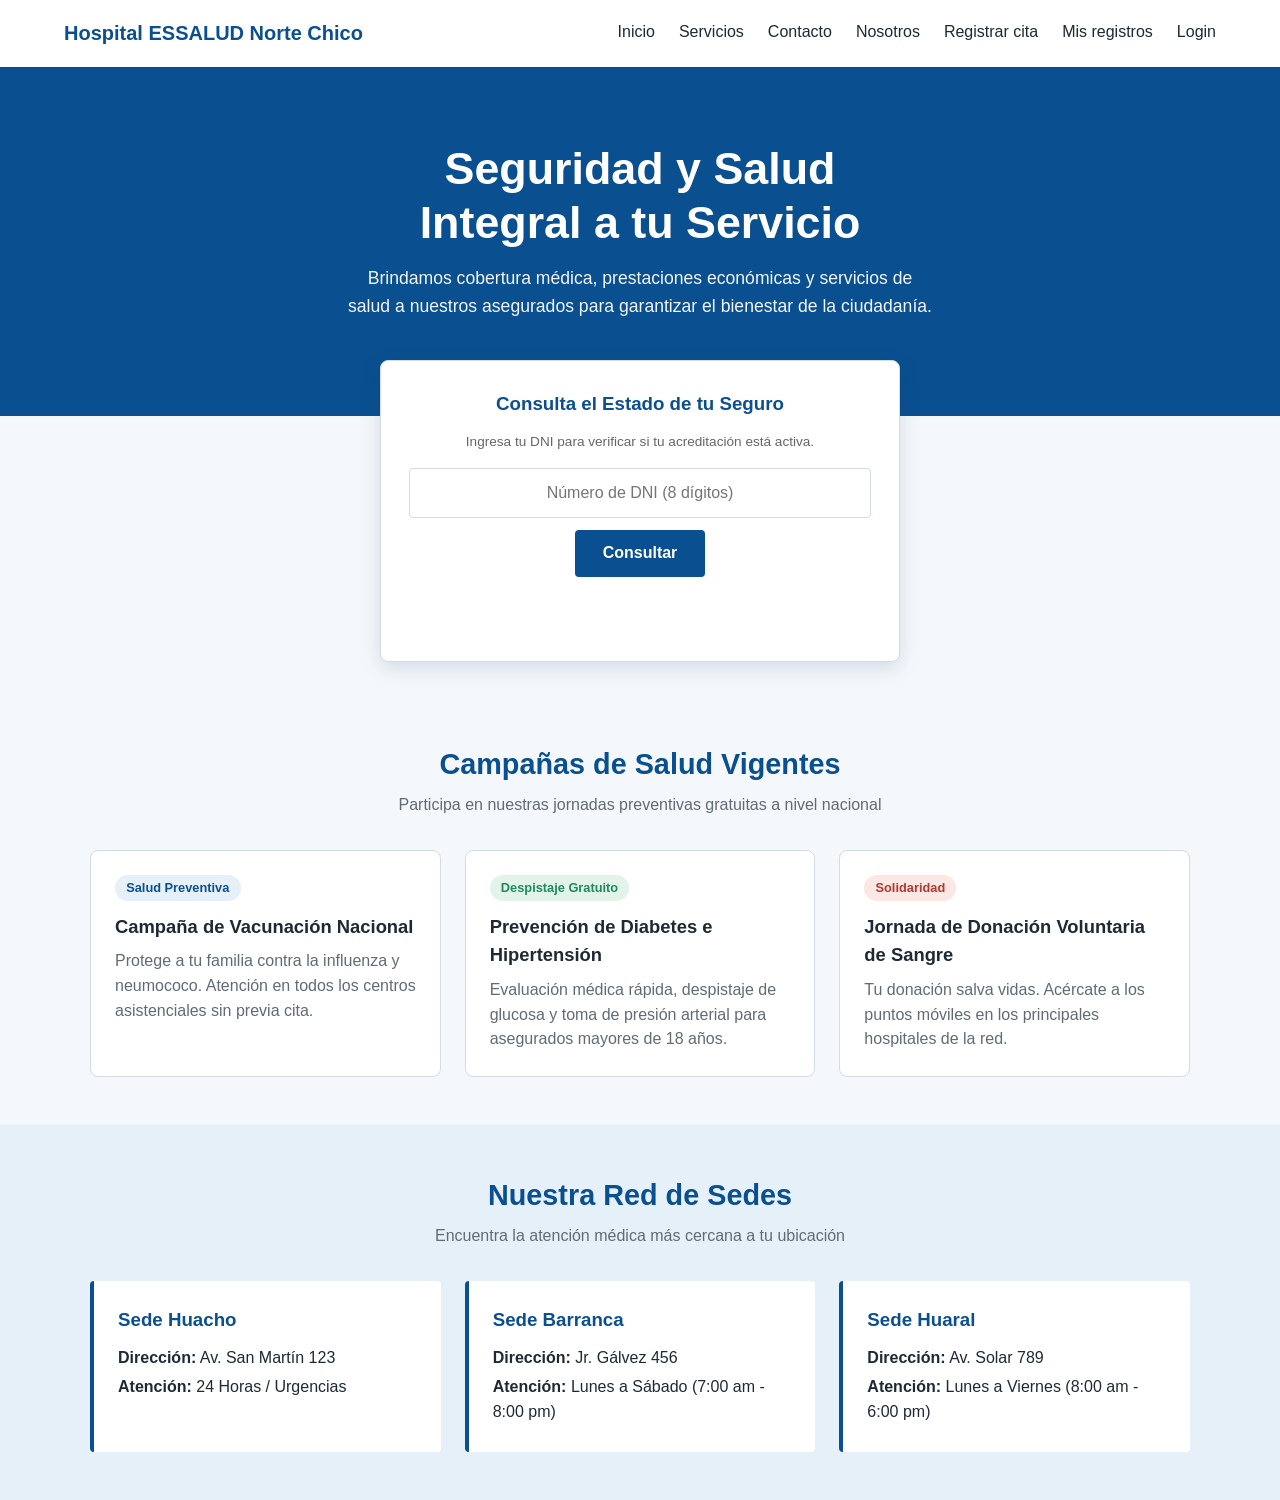
<file: index.html>
<!DOCTYPE html>
<html lang="es">
<head>
    <meta charset="UTF-8">
    <meta name="viewport" content="width=device-width, initial-scale=1.0">
    <title>Inicio - Hospital EsSalud Norte Chico</title>
    <link rel="stylesheet" href="css/index.css">
</head>
<body>

    <header>
        <div class="logo">Hospital ESSALUD Norte Chico</div>
        <nav>
            <ul>
                <li><a href="index.html">Inicio</a></li>
                <li><a href="servicios.html">Servicios</a></li>
                <li><a href="contacto.html">Contacto</a></li>
                <li><a href="nosotros.html">Nosotros</a></li>
                <li><a href="registro.html">Registrar cita</a></li>
                <li><a href="consulta.html">Mis registros</a></li>
                <li><a href="login.html">Login</a></li>
            </ul>
        </nav>
    </header>

    <!-- 1. Presentación de la Entidad -->
    <section class="hero" id="inicio">
        <h1>Seguridad y Salud Integral a tu Servicio</h1>
        <p>Brindamos cobertura médica, prestaciones económicas y servicios de salud
            a nuestros asegurados para garantizar el bienestar de la ciudadanía.</p>
    </section>

    <!-- 2. Consulta rápida de seguro -->
    <div class="quick-search">
        <h3>Consulta el Estado de tu Seguro</h3>
        <p style="font-size:0.85rem; margin-bottom:1rem; color:#666;">Ingresa tu DNI para verificar si tu acreditación está activa.</p>
        <input type="text" id="dniInput" placeholder="Número de DNI (8 dígitos)" maxlength="8" inputmode="numeric" aria-label="Número de DNI">
        <button class="btn" onclick="validarConsulta()">Consultar</button>
        <p id="mensajeResultado" style="margin-top: 1rem; font-weight: bold;" aria-live="polite"></p>
    </div>

    <!-- 3. Campañas de Salud Vigentes -->
    <section class="campanas-container">
        <h2 class="titulo-seccion">Campañas de Salud Vigentes</h2>
        <p class="subtitulo-seccion">Participa en nuestras jornadas preventivas gratuitas a nivel nacional</p>

        <div class="campanas-grid">

            <!-- Campaña 1 -->
            <div class="campana-card">
                <span class="badge badge-salud">Salud Preventiva</span>
                <h3>Campaña de Vacunación Nacional</h3>
                <p>Protege a tu familia contra la influenza y neumococo. Atención en todos los centros asistenciales sin previa cita.</p>
                <div class="campana-info"></div>
            </div>

            <!-- Campaña 2 -->
            <div class="campana-card">
                <span class="badge badge-prevencion">Despistaje Gratuito</span>
                <h3>Prevención de Diabetes e Hipertensión</h3>
                <p>Evaluación médica rápida, despistaje de glucosa y toma de presión arterial para asegurados mayores de 18 años.</p>
                <div class="campana-info"></div>
            </div>

            <!-- Campaña 3 -->
            <div class="campana-card">
                <span class="badge badge-donacion">Solidaridad</span>
                <h3>Jornada de Donación Voluntaria de Sangre</h3>
                <p>Tu donación salva vidas. Acércate a los puntos móviles en los principales hospitales de la red.</p>
                <div class="campana-info"></div>
            </div>

        </div>
    </section>

    <!-- 4. Red de sedes -->
    <section class="sedes-container">
        <h2 class="titulo-seccion">Nuestra Red de Sedes</h2>
        <p class="subtitulo-seccion">Encuentra la atención médica más cercana a tu ubicación</p>

        <div class="sedes-grid">
            <!-- Sede 1 -->
            <div class="sede-card">
                <h3>Sede Huacho</h3>
                <p><strong>Dirección:</strong> Av. San Martín 123</p>
                <p><strong>Atención:</strong> 24 Horas / Urgencias</p>
            </div>

            <!-- Sede 2 -->
            <div class="sede-card">
                <h3>Sede Barranca</h3>
                <p><strong>Dirección:</strong> Jr. Gálvez 456</p>
                <p><strong>Atención:</strong> Lunes a Sábado (7:00 am - 8:00 pm)</p>
            </div>

            <!-- Sede 3 -->
            <div class="sede-card">
                <h3>Sede Huaral</h3>
                <p><strong>Dirección:</strong> Av. Solar 789</p>
                <p><strong>Atención:</strong> Lunes a Viernes (8:00 am - 6:00 pm)</p>
            </div>
        </div>
    </section>

    <!-- Script simple (no módulo) para que el botón "Consultar" funcione -->
    <script>
        function validarConsulta() {
            var dni = document.getElementById('dniInput').value.trim();
            var mensaje = document.getElementById('mensajeResultado');

            if (!/^[0-9]{8}$/.test(dni)) {
                mensaje.style.color = '#b3382c';
                mensaje.textContent = 'Ingresa un DNI válido de 8 dígitos.';
                return;
            }

            mensaje.style.color = '#1f8a5b';
            mensaje.textContent = 'DNI válido. La verificación de acreditación estará disponible próximamente.';
        }
    </script>

</body>
</html>
</file>
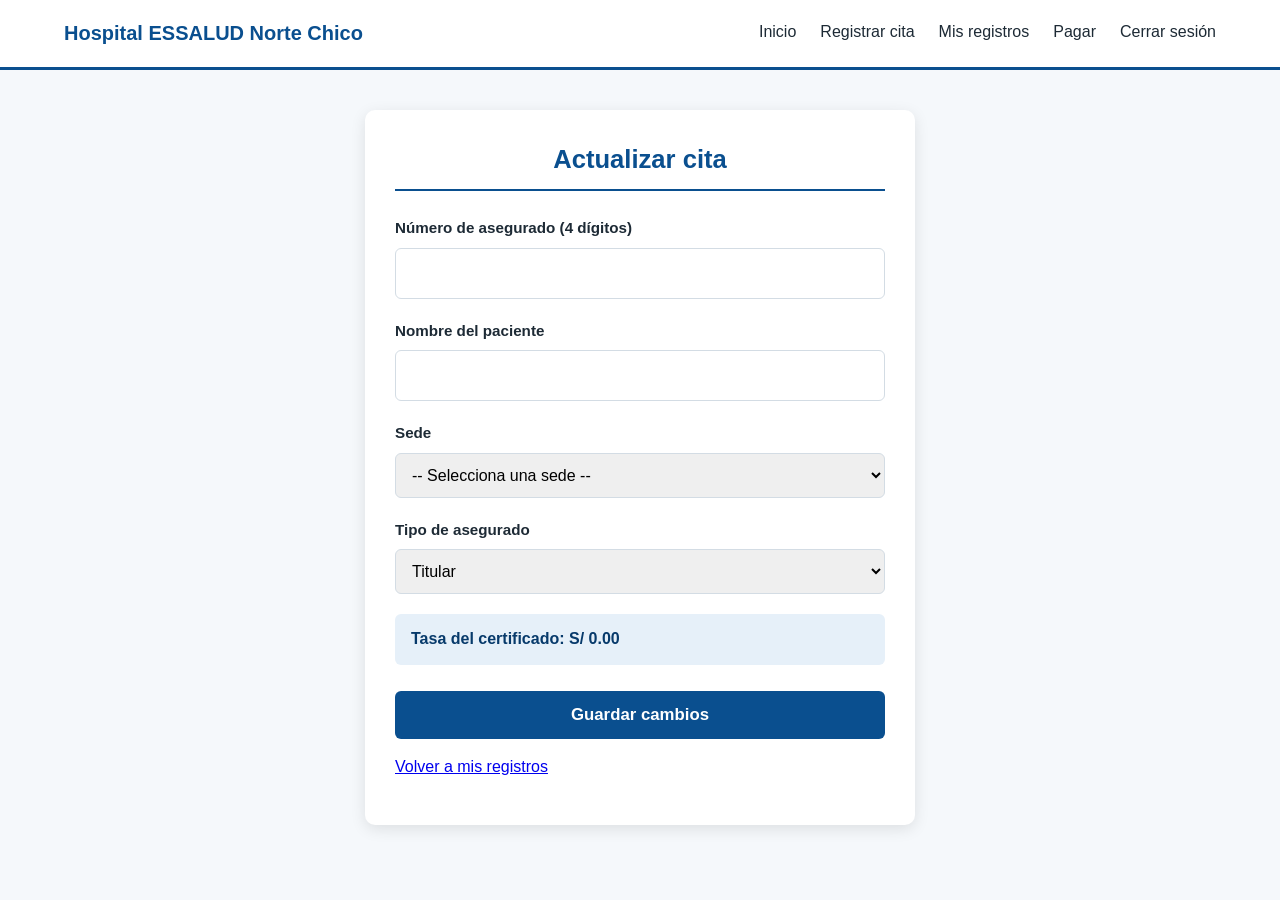
<file: actualizar.html>
<!DOCTYPE html>
<html lang="es">
<head>
  <meta charset="UTF-8">
  <meta name="viewport" content="width=device-width, initial-scale=1.0">
  <title>Actualizar cita - Hospital EsSalud Norte Chico</title>
  <link rel="stylesheet" href="css/actualizar.css">
</head>
<body>
  <header>
    <div class="logo">Hospital ESSALUD Norte Chico</div>
    <nav aria-label="Navegación principal">
      <ul>
        <li><a href="index.html">Inicio</a></li>
        <li><a href="registro.html">Registrar cita</a></li>
        <li><a href="consulta.html">Mis registros</a></li>
        <li><a href="pago.html">Pagar</a></li>
        <li><a href="login.html" id="btn-salir">Cerrar sesión</a></li>
      </ul>
    </nav>
  </header>

  <main class="cita-container">
    <h1>Actualizar cita</h1>
    <p id="aviso" role="status" hidden></p>
    <form id="formActualizar">
      <div class="form-group">
        <label for="numeroAsegurado">Número de asegurado (4 dígitos)</label>
        <input type="text" id="numeroAsegurado" name="numero_asegurado" required maxlength="4" inputmode="numeric" pattern="[0-9]{4}" title="4 dígitos">
      </div>
      <div class="form-group">
        <label for="nombrePaciente">Nombre del paciente</label>
        <input type="text" id="nombrePaciente" name="nombre_paciente" required minlength="3" maxlength="100">
      </div>
      <div class="form-group">
        <label for="sedeHospital">Sede</label>
        <select id="sedeHospital" name="sede" required>
          <option value="">-- Selecciona una sede --</option>
          <option value="Hospital Huacho">Hospital Huacho</option>
          <option value="Hospital Barranca">Hospital Barranca</option>
          <option value="Hospital Huaral">Hospital Huaral</option>
        </select>
      </div>
      <div class="form-group">
        <label for="tipoAsegurado">Tipo de asegurado</label>
        <select id="tipoAsegurado" name="tipo_asegurado" required>
          <option value="titular">Titular</option>
          <option value="derechohabiente">Derechohabiente</option>
        </select>
      </div>
      <p class="monto-box">Tasa del certificado: <output id="monto-estimado" for="tipoAsegurado" aria-live="polite">S/ 0.00</output></p>
      <button type="submit" class="btn-agendar" id="btn-guardar">Guardar cambios</button>
    </form>
    <div id="mensajeConfirmacion" role="status"></div>
    <p><a href="consulta.html">Volver a mis registros</a></p>
  </main>

  <script type="module" src="js/actualizar/actualizar.js"></script>
</body>
</html>
</file>
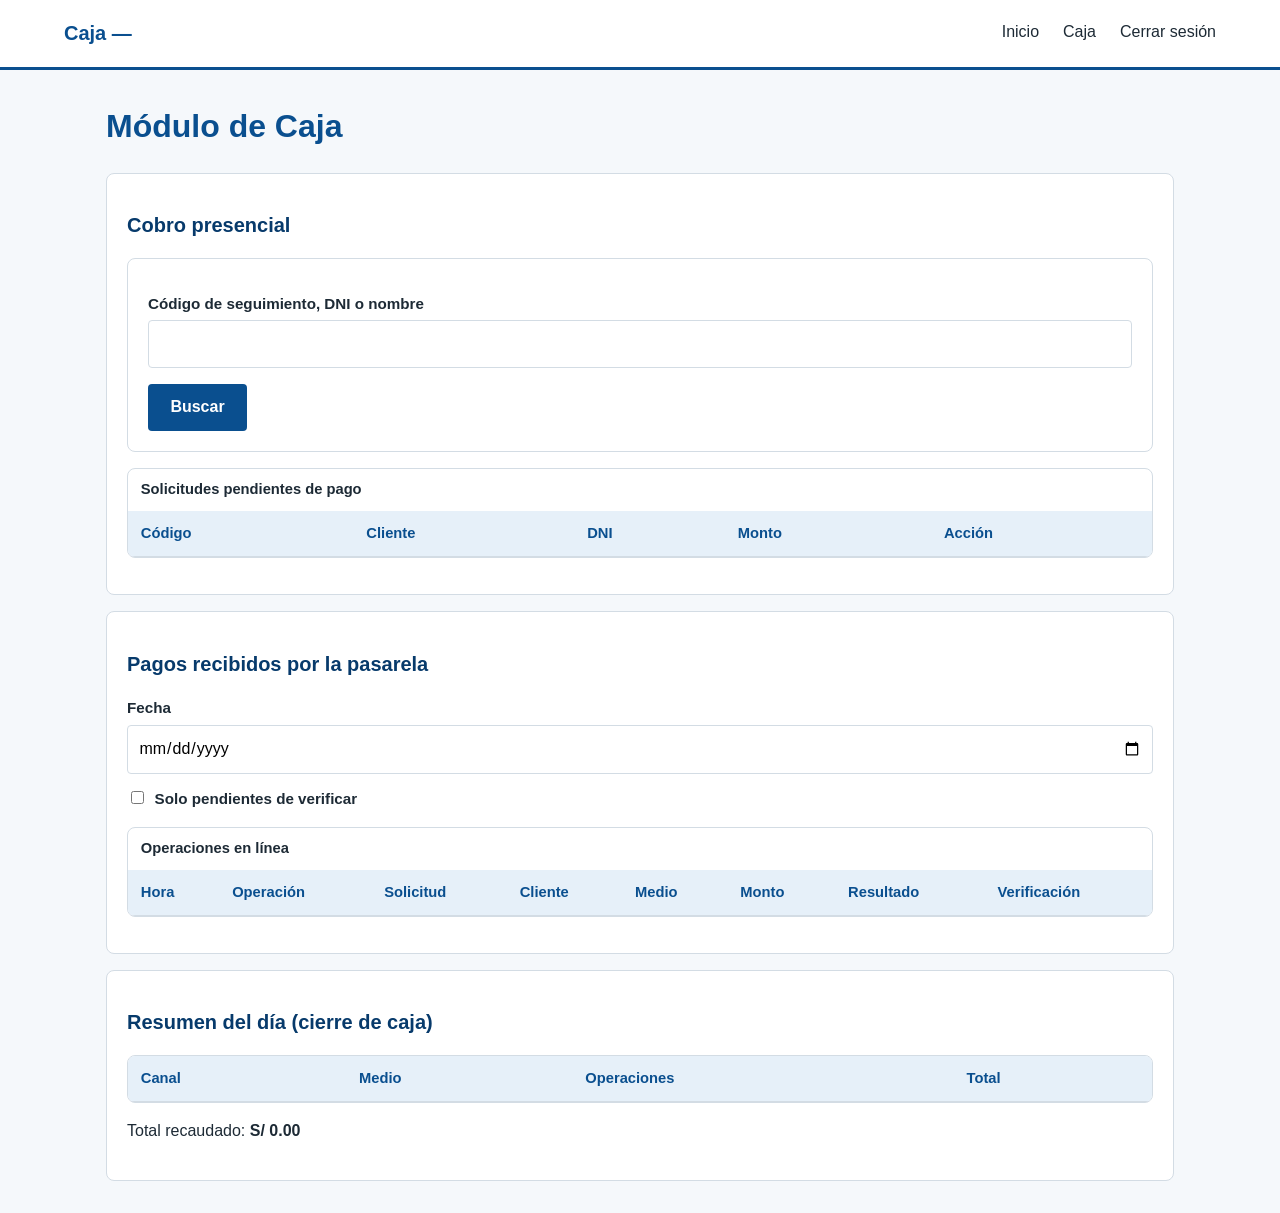
<file: caja.html>
<!DOCTYPE html>
<html lang="es">
<head>
  <meta charset="UTF-8">
  <meta name="viewport" content="width=device-width, initial-scale=1.0">
  <title>Caja - Hospital EsSalud Norte Chico</title>
  <link rel="stylesheet" href="css/caja.css">
</head>
<body>
  <header>
    <div class="logo">Caja — <span id="nombre-cajero"></span></div>
    <nav aria-label="Navegación principal">
      <ul>
        <li><a href="index.html">Inicio</a></li>
        <li><a href="caja.html">Caja</a></li>
        <li><a href="login.html" id="btn-salir">Cerrar sesión</a></li>
      </ul>
    </nav>
  </header>

  <main class="contenedor-caja">
    <h1>Módulo de Caja</h1>

    <section aria-labelledby="t-cobro">
      <h2 id="t-cobro">Cobro presencial</h2>
      <form id="form-buscar" role="search">
        <label for="criterio">Código de seguimiento, DNI o nombre</label>
        <input id="criterio" name="criterio" type="search" autocomplete="off">
        <button type="submit">Buscar</button>
      </form>
      <div class="tabla-scroll">
        <table id="tabla-pendientes">
          <caption>Solicitudes pendientes de pago</caption>
          <thead>
            <tr><th scope="col">Código</th><th scope="col">Cliente</th><th scope="col">DNI</th>
                <th scope="col">Monto</th><th scope="col">Acción</th></tr>
          </thead>
          <tbody></tbody>
        </table>
      </div>
    </section>

    <section aria-labelledby="t-linea">
      <h2 id="t-linea">Pagos recibidos por la pasarela</h2>
      <p id="aviso-nuevos" role="status" aria-live="polite"></p>
      <label for="fecha-caja">Fecha</label>
      <input id="fecha-caja" type="date">
      <label><input id="solo-por-verificar" type="checkbox"> Solo pendientes de verificar</label>
      <div class="tabla-scroll">
        <table id="tabla-en-linea">
          <caption>Operaciones en línea</caption>
          <thead>
            <tr><th scope="col">Hora</th><th scope="col">Operación</th><th scope="col">Solicitud</th>
                <th scope="col">Cliente</th><th scope="col">Medio</th><th scope="col">Monto</th>
                <th scope="col">Resultado</th><th scope="col">Verificación</th></tr>
          </thead>
          <tbody></tbody>
        </table>
      </div>
    </section>

    <section aria-labelledby="t-resumen">
      <h2 id="t-resumen">Resumen del día (cierre de caja)</h2>
      <div class="tabla-scroll">
        <table id="tabla-resumen">
          <caption class="solo-lectores">Resumen por canal y medio</caption>
          <thead>
            <tr><th scope="col">Canal</th><th scope="col">Medio</th>
                <th scope="col">Operaciones</th><th scope="col">Total</th></tr>
          </thead>
          <tbody></tbody>
        </table>
      </div>
      <p>Total recaudado: <strong id="total-dia">S/ 0.00</strong></p>
    </section>
  </main>

  <dialog id="dialogo-cobro" aria-labelledby="t-dialogo">
    <form id="form-cobro">
      <h2 id="t-dialogo">Registrar cobro</h2>
      <p>Solicitud <strong id="cobro-codigo"></strong> — Total <strong id="cobro-total"></strong></p>

      <label for="metodo-caja">Medio de pago</label>
      <select id="metodo-caja" name="metodo">
        <option value="efectivo">Efectivo</option>
        <option value="pos">Tarjeta en POS</option>
        <option value="andipay">Billetera AndiPay (QR)</option>
        <option value="pagomovil">Billetera PagoMóvil (QR)</option>
      </select>

      <div id="campo-recibido">
        <label for="monto-recibido">Monto recibido (S/)</label>
        <input id="monto-recibido" name="monto_recibido" type="number" min="0" step="0.01">
        <p>Vuelto: <output id="vuelto" for="monto-recibido">S/ 0.00</output></p>
      </div>

      <div id="campo-referencia" hidden>
        <label for="referencia">N.° de voucher u operación</label>
        <input id="referencia" name="referencia" inputmode="numeric" maxlength="12">
      </div>

      <button type="submit">Confirmar cobro</button>
      <button type="button" id="cancelar-cobro">Cancelar</button>
    </form>
  </dialog>

  <script type="module" src="js/caja/caja.js"></script>
</body>
</html>
</file>
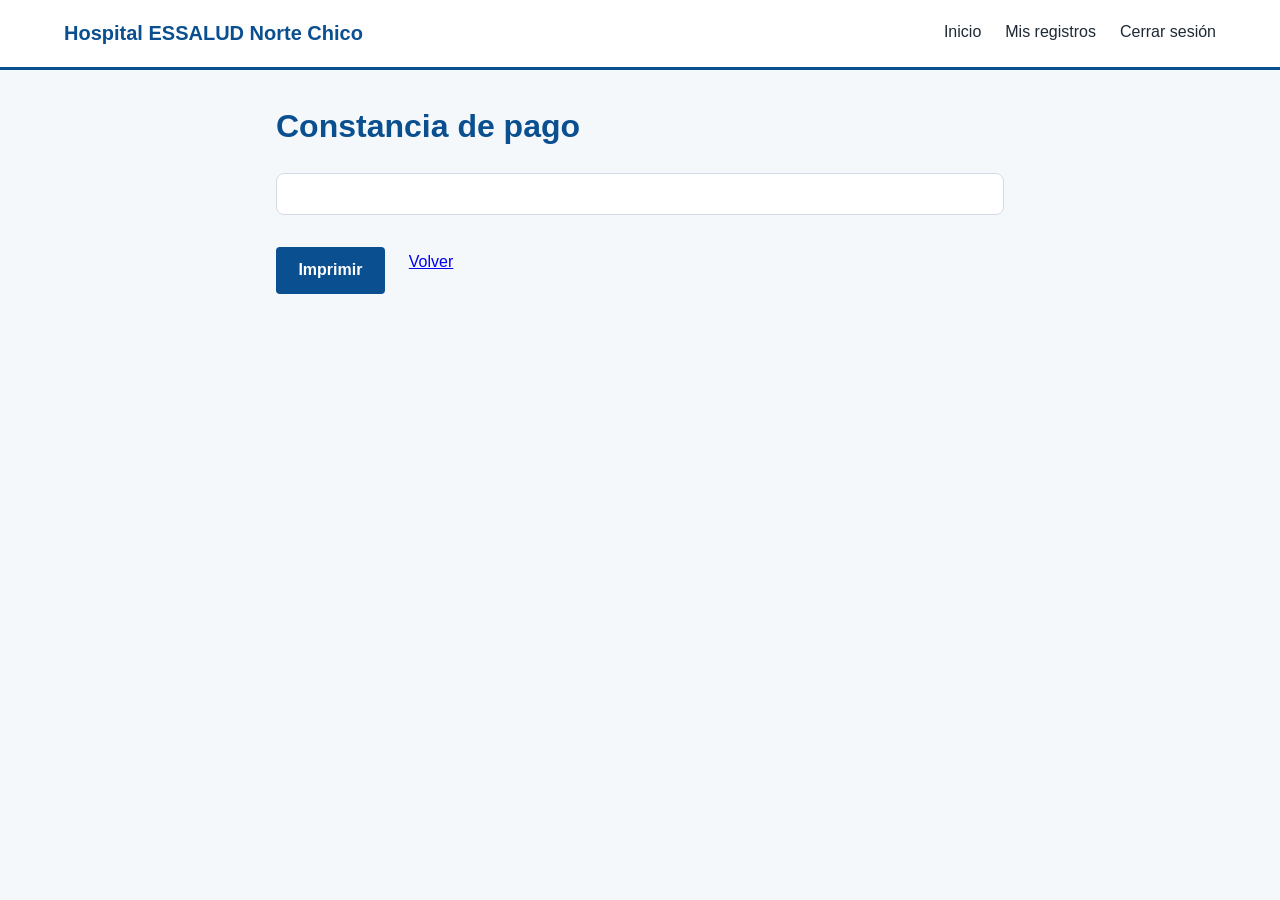
<file: comprobante.html>
<!DOCTYPE html>
<html lang="es">
<head>
  <meta charset="UTF-8">
  <meta name="viewport" content="width=device-width, initial-scale=1.0">
  <title>Constancia de pago - Hospital EsSalud Norte Chico</title>
  <link rel="stylesheet" href="css/comprobante.css">
</head>
<body>
  <header>
    <div class="logo">Hospital ESSALUD Norte Chico</div>
    <nav aria-label="Navegación principal">
      <ul>
        <li><a href="index.html">Inicio</a></li>
        <li><a href="consulta.html">Mis registros</a></li>
        <li><a href="login.html" id="btn-salir">Cerrar sesión</a></li>
      </ul>
    </nav>
  </header>

  <main class="contenedor-pago">
    <h1>Constancia de pago</h1>
    <section id="comprobante" aria-live="polite"></section>
    <div class="acciones">
      <button type="button" id="imprimir">Imprimir</button>
      <a href="consulta.html">Volver</a>
    </div>
  </main>

  <script type="module" src="js/comprobante/comprobante.js"></script>
</body>
</html>
</file>
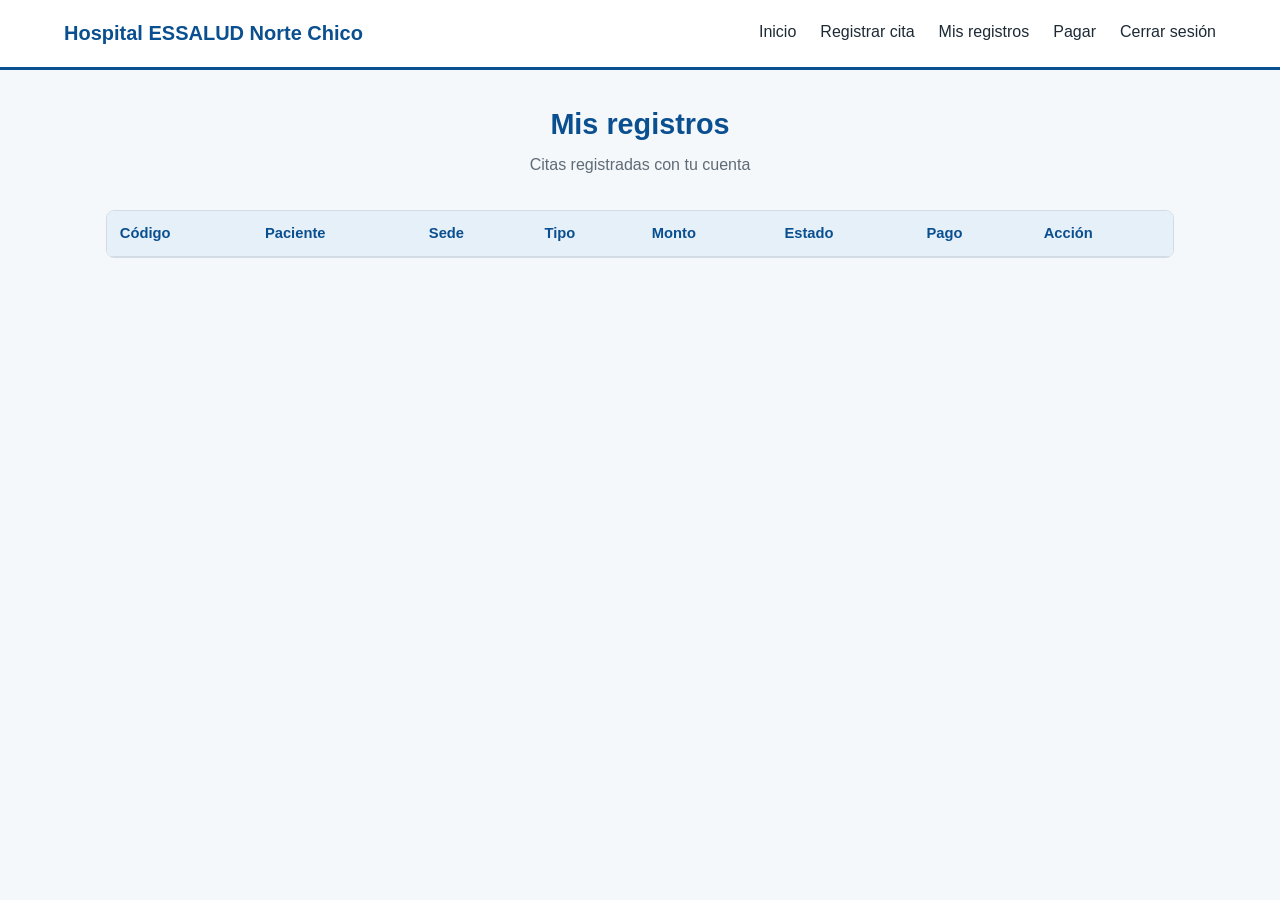
<file: consulta.html>
<!DOCTYPE html>
<html lang="es">
<head>
  <meta charset="UTF-8">
  <meta name="viewport" content="width=device-width, initial-scale=1.0">
  <title>Mis registros - Hospital EsSalud Norte Chico</title>
  <link rel="stylesheet" href="css/consulta.css">
</head>
<body>
  <header>
    <div class="logo">Hospital ESSALUD Norte Chico</div>
    <nav aria-label="Navegación principal">
      <ul>
        <li><a href="index.html">Inicio</a></li>
        <li><a href="registro.html">Registrar cita</a></li>
        <li><a href="consulta.html">Mis registros</a></li>
        <li><a href="pago.html">Pagar</a></li>
        <li><a href="login.html" id="btn-salir">Cerrar sesión</a></li>
      </ul>
    </nav>
  </header>

  <main class="contenedor-tabla">
    <h1 class="titulo-seccion">Mis registros</h1>
    <p class="subtitulo-seccion">Citas registradas con tu cuenta</p>
    <p id="sin-registros" hidden>Aún no tienes citas registradas.</p>
    <div class="tabla-scroll">
      <table>
        <caption class="solo-lectores">Mis citas registradas</caption>
        <thead><tr><th scope="col">Código</th><th scope="col">Paciente</th><th scope="col">Sede</th><th scope="col">Tipo</th><th scope="col">Monto</th><th scope="col">Estado</th><th scope="col">Pago</th><th scope="col">Acción</th></tr></thead>
        <tbody id="cuerpo-tabla"></tbody>
      </table>
    </div>
  </main>

  <script type="module" src="js/consulta/consulta.js"></script>
</body>
</html>
</file>
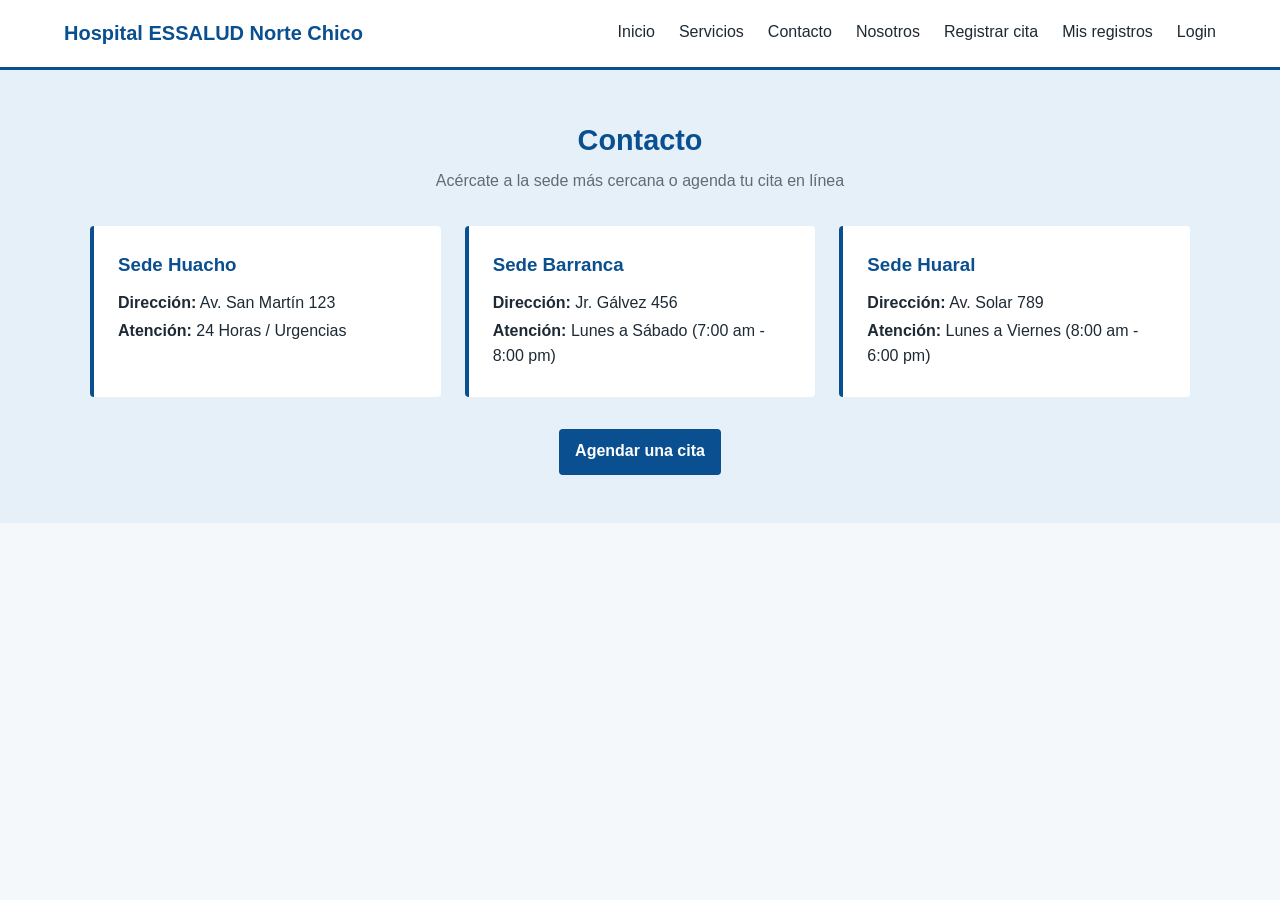
<file: contacto.html>
<!DOCTYPE html>
<html lang="es">
<head>
    <meta charset="UTF-8">
    <meta name="viewport" content="width=device-width, initial-scale=1.0">
    <title>Contacto - Hospital EsSalud Norte Chico</title>
    <link rel="stylesheet" href="css/contacto.css">
</head>
<body>

    <header>
        <div class="logo">Hospital ESSALUD Norte Chico</div>
        <nav>
            <ul>
                <li><a href="index.html">Inicio</a></li>
                <li><a href="servicios.html">Servicios</a></li>
                <li><a href="contacto.html">Contacto</a></li>
                <li><a href="nosotros.html">Nosotros</a></li>
                <li><a href="registro.html">Registrar cita</a></li>
                <li><a href="consulta.html">Mis registros</a></li>
                <li><a href="login.html">Login</a></li>
            </ul>
        </nav>
    </header>

    <main>
        <section class="sedes-container">
            <h2 class="titulo-seccion">Contacto</h2>
            <p class="subtitulo-seccion">Acércate a la sede más cercana o agenda tu cita en línea</p>

            <div class="sedes-grid">
                <div class="sede-card">
                    <h3>Sede Huacho</h3>
                    <p><strong>Dirección:</strong> Av. San Martín 123</p>
                    <p><strong>Atención:</strong> 24 Horas / Urgencias</p>
                </div>

                <div class="sede-card">
                    <h3>Sede Barranca</h3>
                    <p><strong>Dirección:</strong> Jr. Gálvez 456</p>
                    <p><strong>Atención:</strong> Lunes a Sábado (7:00 am - 8:00 pm)</p>
                </div>

                <div class="sede-card">
                    <h3>Sede Huaral</h3>
                    <p><strong>Dirección:</strong> Av. Solar 789</p>
                    <p><strong>Atención:</strong> Lunes a Viernes (8:00 am - 6:00 pm)</p>
                </div>
            </div>

            <p class="contacto-accion"><a href="agendarcita.html" class="btn-card">Agendar una cita</a></p>
        </section>
    </main>

</body>
</html>
</file>
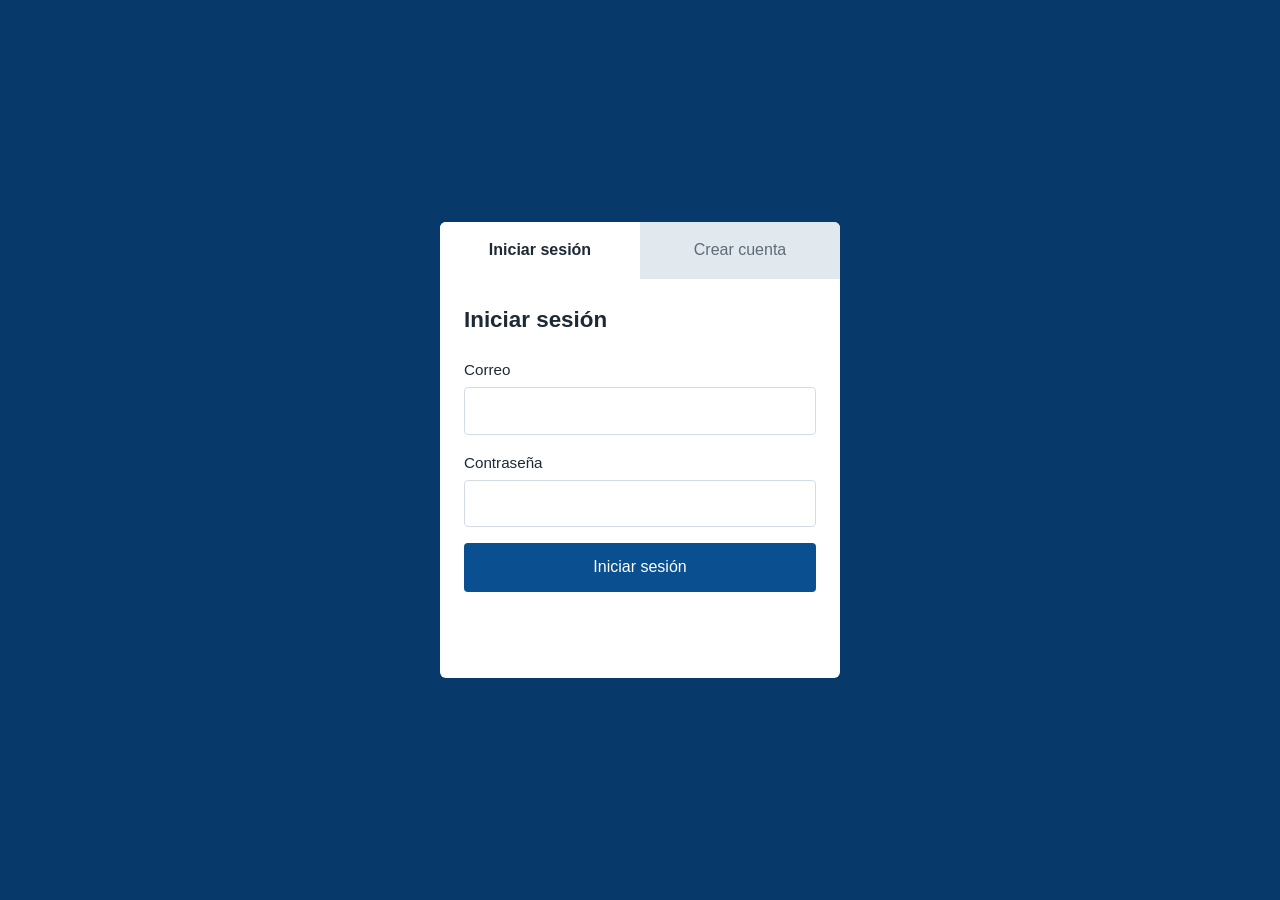
<file: login.html>
<!DOCTYPE html>
<html lang="es">
<head>
    <meta charset="UTF-8">
    <meta name="viewport" content="width=device-width, initial-scale=1.0">
    <title>Acceso</title>
    <link rel="stylesheet" href="css/login.css">
</head>
<body>

    <main class="acceso">
        <div class="pestanas" role="tablist">
            <button class="pestana activa" id="tab-login" role="tab" aria-selected="true" aria-controls="form-login" type="button">Iniciar sesión</button>
            <button class="pestana" id="tab-registro" role="tab" aria-selected="false" aria-controls="form-registro" type="button">Crear cuenta</button>
        </div>

        <!-- Iniciar sesión -->
        <form id="form-login" class="visible" role="tabpanel" aria-labelledby="tab-login">
            <h1>Iniciar sesión</h1>

            <label for="login-correo">Correo</label>
            <input type="email" id="login-correo" required autocomplete="email">

            <label for="login-contrasena">Contraseña</label>
            <input type="password" id="login-contrasena" required autocomplete="current-password">

            <button type="submit" class="enviar">Iniciar sesión</button>
            <p class="mensaje" id="msg-login" aria-live="polite"></p>
        </form>

        <!-- Crear cuenta -->
        <form id="form-registro" role="tabpanel" aria-labelledby="tab-registro">
            <h1>Crear cuenta</h1>

            <label for="reg-nombre">Nombre</label>
            <input type="text" id="reg-nombre" required autocomplete="name">

            <label for="reg-correo">Correo</label>
            <input type="email" id="reg-correo" required autocomplete="email">

            <label for="reg-contrasena">Contraseña</label>
            <input type="password" id="reg-contrasena" required minlength="6" autocomplete="new-password">

            <button type="submit" class="enviar">Crear cuenta</button>
            <p class="mensaje" id="msg-registro" aria-live="polite"></p>
        </form>
    </main>

    <script type="module" src="js/auth/login.js"></script>
</body>
</html>
</file>
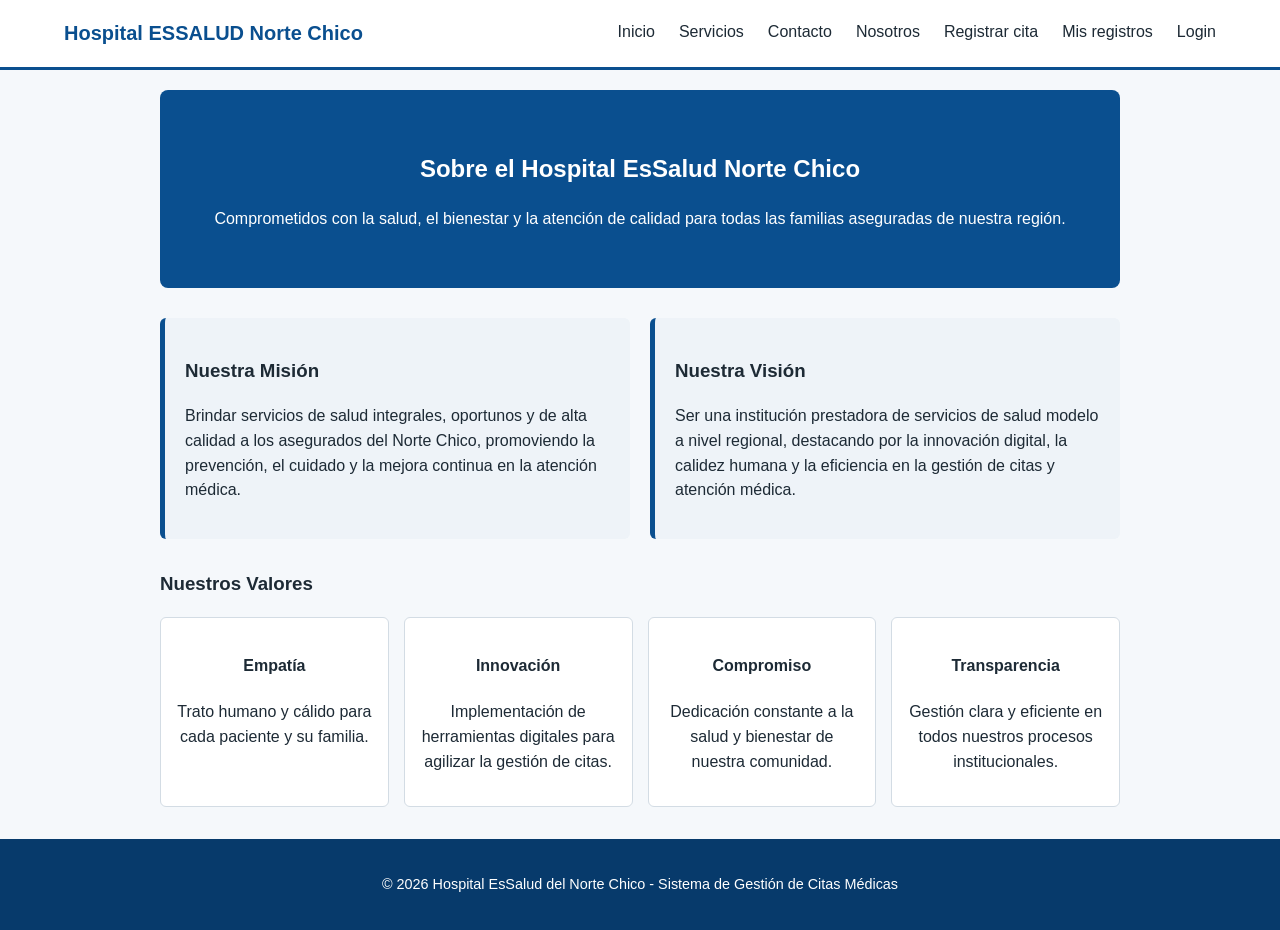
<file: nosotros.html>
<!DOCTYPE html>
<html lang="es">
<head>
    <meta charset="UTF-8">
    <meta name="viewport" content="width=device-width, initial-scale=1.0">
    <title>Nosotros - Hospital EsSalud Norte Chico</title>
    <link rel="stylesheet" href="css/nosotros.css">
</head>
<body>

    <header>
        <div class="logo">Hospital ESSALUD Norte Chico</div>
        <nav>
            <ul>
                <li><a href="index.html">Inicio</a></li>
                <li><a href="servicios.html">Servicios</a></li>
                <li><a href="contacto.html">Contacto</a></li>
                <li><a href="nosotros.html">Nosotros</a></li>
                <li><a href="registro.html">Registrar cita</a></li>
                <li><a href="consulta.html">Mis registros</a></li>
                <li><a href="login.html">Login</a></li>
            </ul>
        </nav>
    </header>

    <main class="contenedor-nosotros">
        <!-- Banner -->
        <section class="hero-nosotros">
            <h2>Sobre el Hospital EsSalud Norte Chico</h2>
            <p>Comprometidos con la salud, el bienestar y la atención de calidad para todas las familias aseguradas de nuestra región.</p>
        </section>

        <!-- Misión y Visión -->
        <section class="mision-vision">
            <div class="tarjeta">
                <h3>Nuestra Misión</h3>
                <p>Brindar servicios de salud integrales, oportunos y de alta calidad a los asegurados del Norte Chico, promoviendo la prevención, el cuidado y la mejora continua en la atención médica.</p>
            </div>

            <div class="tarjeta">
                <h3>Nuestra Visión</h3>
                <p>Ser una institución prestadora de servicios de salud modelo a nivel regional, destacando por la innovación digital, la calidez humana y la eficiencia en la gestión de citas y atención médica.</p>
            </div>
        </section>

        <!-- Valores -->
        <section class="valores">
            <h3>Nuestros Valores</h3>
            <div class="grid-valores">
                <div class="valor-item">
                    <h4>Empatía</h4>
                    <p>Trato humano y cálido para cada paciente y su familia.</p>
                </div>
                <div class="valor-item">
                    <h4>Innovación</h4>
                    <p>Implementación de herramientas digitales para agilizar la gestión de citas.</p>
                </div>
                <div class="valor-item">
                    <h4>Compromiso</h4>
                    <p>Dedicación constante a la salud y bienestar de nuestra comunidad.</p>
                </div>
                <div class="valor-item">
                    <h4>Transparencia</h4>
                    <p>Gestión clara y eficiente en todos nuestros procesos institucionales.</p>
                </div>
            </div>
        </section>
    </main>

    <footer>
        <p>&copy; 2026 Hospital EsSalud del Norte Chico - Sistema de Gestión de Citas Médicas</p>
    </footer>

</body>
</html>
</file>
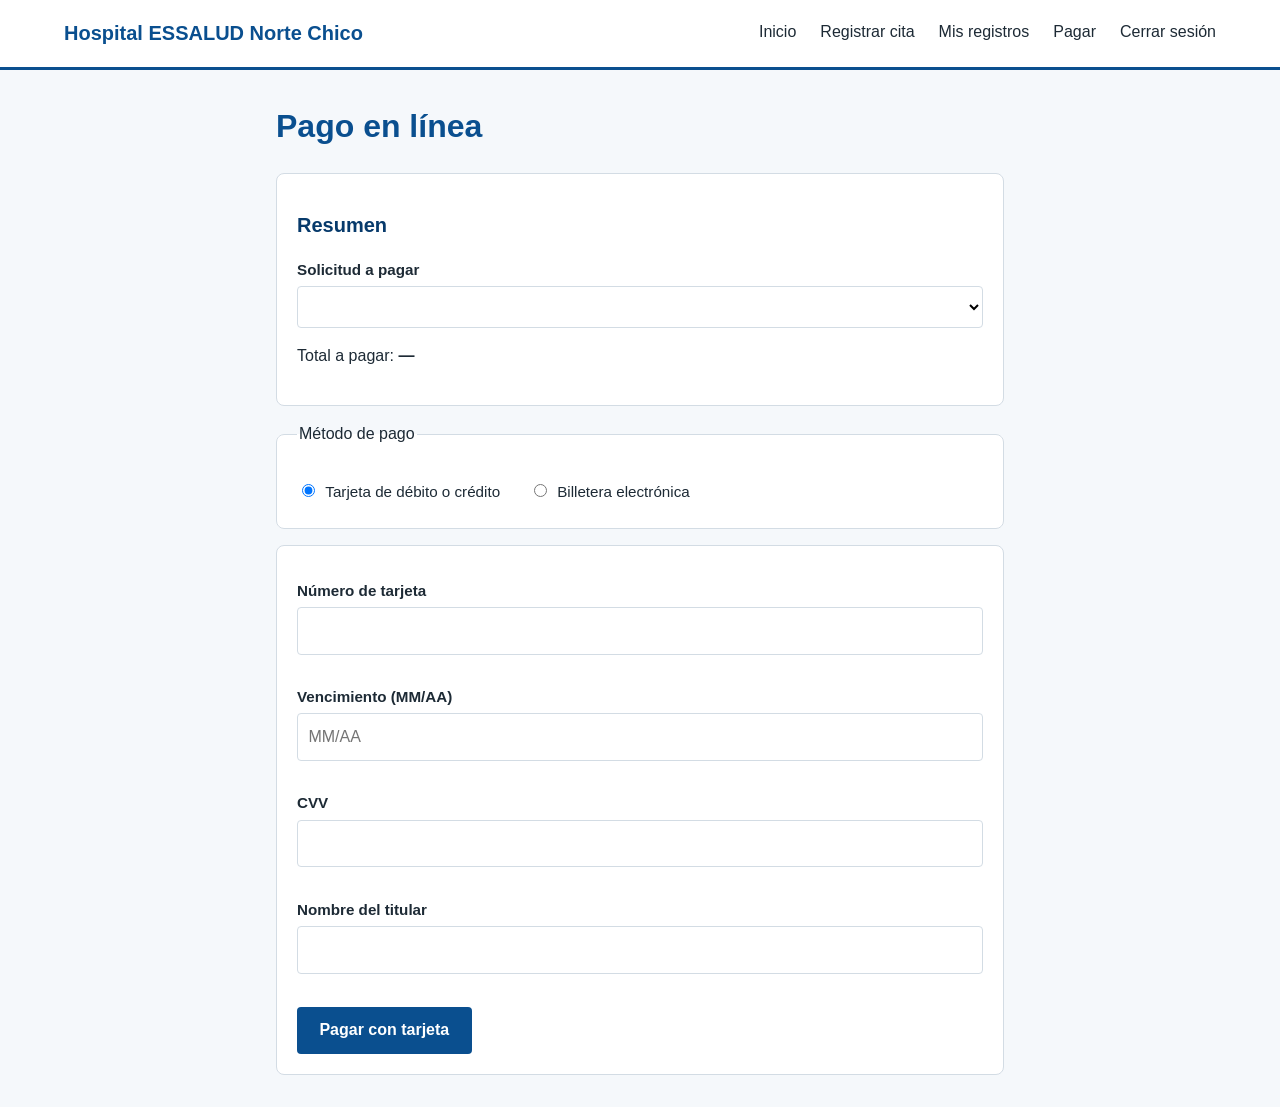
<file: pago.html>
<!DOCTYPE html>
<html lang="es">
<head>
  <meta charset="UTF-8">
  <meta name="viewport" content="width=device-width, initial-scale=1.0">
  <title>Pagar servicio - Hospital EsSalud Norte Chico</title>
  <link rel="stylesheet" href="css/pago.css">
</head>
<body>
  <header>
    <div class="logo">Hospital ESSALUD Norte Chico</div>
    <nav aria-label="Navegación principal">
      <ul>
        <li><a href="index.html">Inicio</a></li>
        <li><a href="registro.html">Registrar cita</a></li>
        <li><a href="consulta.html">Mis registros</a></li>
        <li><a href="pago.html">Pagar</a></li>
        <li><a href="login.html" id="btn-salir">Cerrar sesión</a></li>
      </ul>
    </nav>
  </header>

  <main class="contenedor-pago">
    <h1>Pago en línea</h1>

    <section aria-labelledby="t-resumen">
      <h2 id="t-resumen">Resumen</h2>
      <label for="registro">Solicitud a pagar</label>
      <select id="registro" name="registro"></select>
      <p>Total a pagar: <strong id="resumen-monto">—</strong></p>
    </section>

    <fieldset>
      <legend>Método de pago</legend>
      <label><input type="radio" name="metodo" value="tarjeta" checked> Tarjeta de débito o crédito</label>
      <label><input type="radio" name="metodo" value="billetera"> Billetera electrónica</label>
    </fieldset>

    <form id="form-tarjeta" novalidate>
      <label for="numero">Número de tarjeta</label>
      <input id="numero" name="numero" inputmode="numeric" autocomplete="cc-number" maxlength="23" 
             required aria-describedby="marca-detectada error-numero">
      <span id="marca-detectada"></span>
      <span id="error-numero" class="error"></span>

      <label for="vencimiento">Vencimiento (MM/AA)</label>
      <input id="vencimiento" name="vencimiento" inputmode="numeric" autocomplete="cc-exp" maxlength="5"
             placeholder="MM/AA" required aria-describedby="error-vencimiento">
      <span id="error-vencimiento" class="error"></span>

      <label for="cvv">CVV</label>
      <input id="cvv" name="cvv" type="password" inputmode="numeric" autocomplete="cc-csc" maxlength="4"
             required aria-describedby="error-cvv">
      <span id="error-cvv" class="error"></span>

      <label for="titular">Nombre del titular</label>
      <input id="titular" name="titular" autocomplete="cc-name" required aria-describedby="error-titular">
      <span id="error-titular" class="error"></span>

      <button type="submit">Pagar con tarjeta</button>
    </form>

    <form id="form-billetera" novalidate hidden>
      <label for="proveedor">Billetera</label>
      <select id="proveedor" name="proveedor">
        <option value="andipay">AndiPay</option>
        <option value="pagomovil">PagoMóvil</option>
      </select>

      <label for="celular">Celular afiliado</label>
      <input id="celular" name="celular" inputmode="numeric" autocomplete="tel-national" maxlength="9"
             required aria-describedby="error-celular">
      <span id="error-celular" class="error"></span>

      <label for="codigo">Código de aprobación (6 dígitos que muestra tu billetera)</label>
      <input id="codigo" name="codigo" inputmode="numeric" autocomplete="one-time-code" maxlength="6"
             required aria-describedby="error-codigo">
      <span id="error-codigo" class="error"></span>

      <button type="submit">Pagar con billetera</button>
    </form>

    <p id="mensaje-pago" role="status" aria-live="polite"></p>
  </main>

  <script type="module" src="js/pago/pago.js"></script>
</body>
</html>
</file>
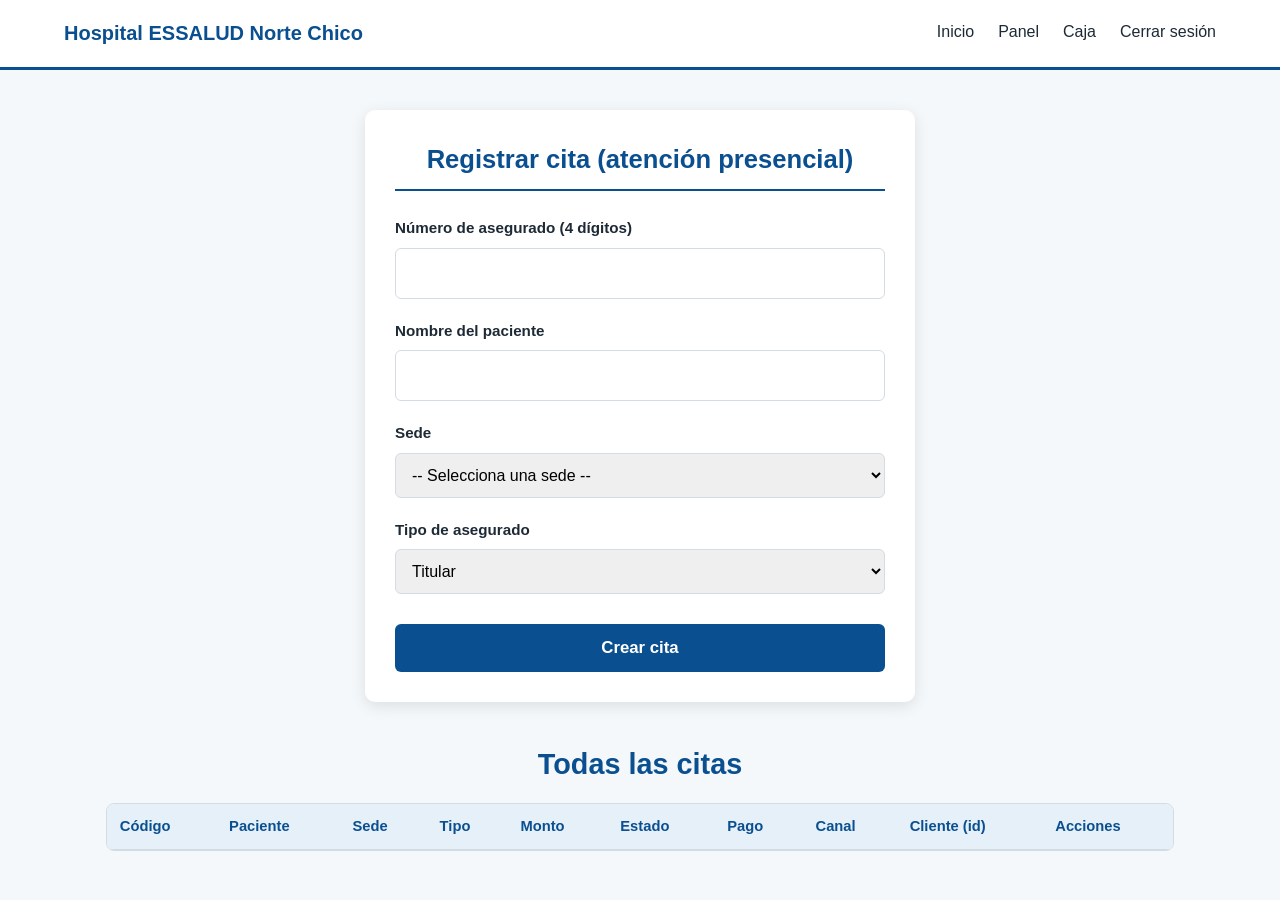
<file: panel.html>
<!DOCTYPE html>
<html lang="es">
<head>
  <meta charset="UTF-8">
  <meta name="viewport" content="width=device-width, initial-scale=1.0">
  <title>Panel - Hospital EsSalud Norte Chico</title>
  <link rel="stylesheet" href="css/panel.css">
</head>
<body>
  <header>
    <div class="logo">Hospital ESSALUD Norte Chico</div>
    <nav aria-label="Navegación principal">
      <ul>
        <li><a href="index.html">Inicio</a></li>
        <li><a href="panel.html">Panel</a></li>
        <li><a href="caja.html" id="enlace-caja">Caja</a></li>
        <li><a href="login.html" id="btn-salir">Cerrar sesión</a></li>
      </ul>
    </nav>
  </header>

  <main class="cita-container">
    <h1 id="titulo-form">Registrar cita (atención presencial)</h1>
    <form id="formPanel">
      <div class="form-group">
        <label for="numeroAsegurado">Número de asegurado (4 dígitos)</label>
        <input type="text" id="numeroAsegurado" name="numero_asegurado" required maxlength="4" inputmode="numeric" pattern="[0-9]{4}" title="4 dígitos">
      </div>
      <div class="form-group">
        <label for="nombrePaciente">Nombre del paciente</label>
        <input type="text" id="nombrePaciente" name="nombre_paciente" required minlength="3" maxlength="100">
      </div>
      <div class="form-group">
        <label for="sedeHospital">Sede</label>
        <select id="sedeHospital" name="sede" required>
          <option value="">-- Selecciona una sede --</option>
          <option value="Hospital Huacho">Hospital Huacho</option>
          <option value="Hospital Barranca">Hospital Barranca</option>
          <option value="Hospital Huaral">Hospital Huaral</option>
        </select>
      </div>
      <div class="form-group">
        <label for="tipoAsegurado">Tipo de asegurado</label>
        <select id="tipoAsegurado" name="tipo_asegurado" required>
          <option value="titular">Titular</option>
          <option value="derechohabiente">Derechohabiente</option>
        </select>
      </div>
      <div class="form-group" id="grupo-estado" hidden>
        <label for="estado">Estado</label>
        <select id="estado" name="estado">
          <option value="registrado">registrado</option>
          <option value="atendido">atendido</option>
          <option value="rechazado">rechazado</option>
        </select>
      </div>
      <button type="submit" class="btn-agendar" id="btn-guardar">Crear cita</button>
      <button type="button" class="btn-agendar btn-secundario" id="btn-cancelar" hidden>Cancelar edición</button>
    </form>
    <div id="mensajeConfirmacion" role="status"></div>
  </main>

  <section class="contenedor-tabla">
    <h2 class="titulo-seccion">Todas las citas</h2>
    <div class="tabla-scroll">
      <table>
        <caption class="solo-lectores">Listado de citas</caption>
        <thead><tr><th scope="col">Código</th><th scope="col">Paciente</th><th scope="col">Sede</th><th scope="col">Tipo</th><th scope="col">Monto</th><th scope="col">Estado</th><th scope="col">Pago</th><th scope="col">Canal</th><th scope="col">Cliente (id)</th><th scope="col">Acciones</th></tr></thead>
        <tbody id="cuerpo-tabla"></tbody>
      </table>
    </div>
  </section>

  <script type="module" src="js/panel/panel.js"></script>
</body>
</html>
</file>
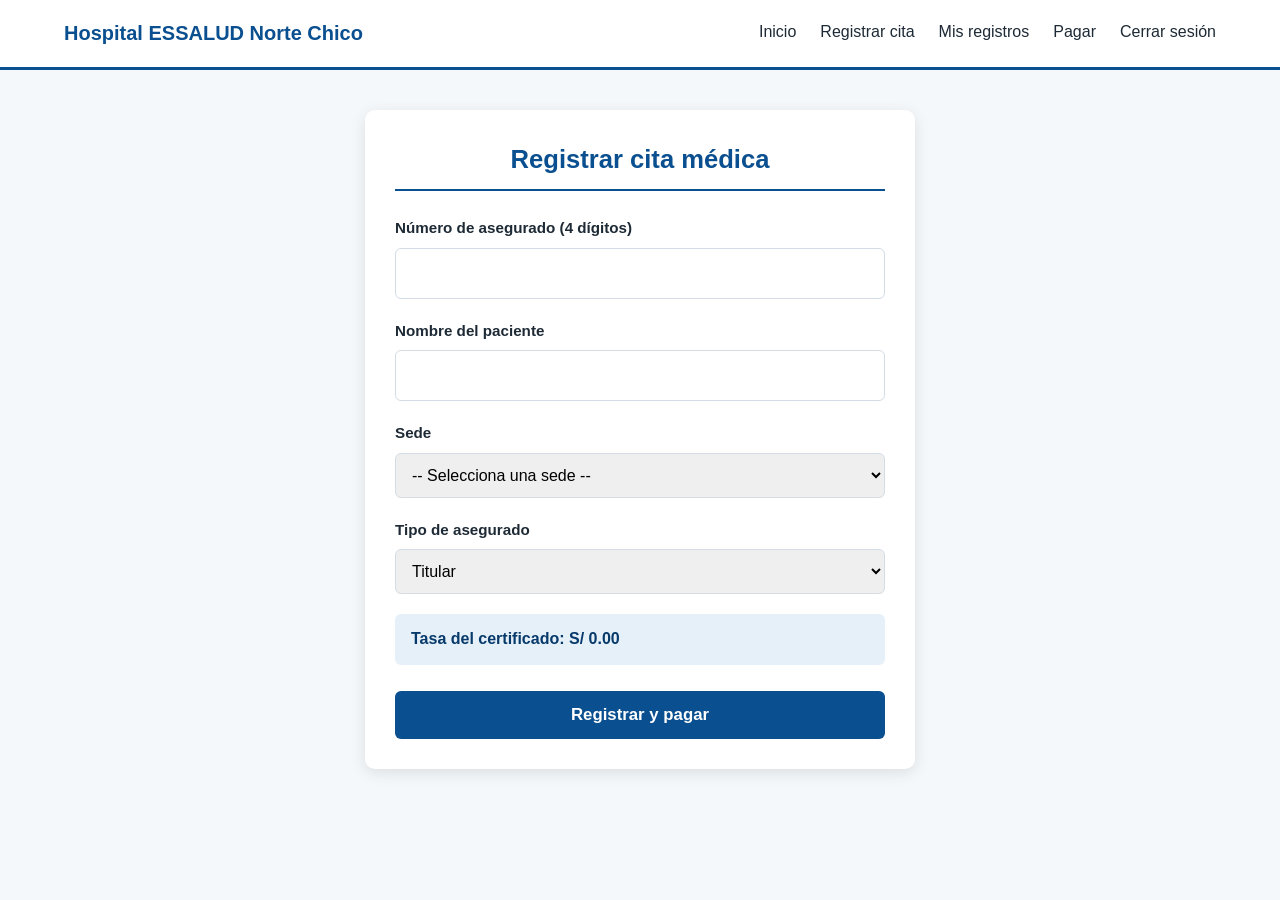
<file: registro.html>
<!DOCTYPE html>
<html lang="es">
<head>
  <meta charset="UTF-8">
  <meta name="viewport" content="width=device-width, initial-scale=1.0">
  <title>Registrar cita - Hospital EsSalud Norte Chico</title>
  <link rel="stylesheet" href="css/registro.css">
</head>
<body>
  <header>
    <div class="logo">Hospital ESSALUD Norte Chico</div>
    <nav aria-label="Navegación principal">
      <ul>
        <li><a href="index.html">Inicio</a></li>
        <li><a href="registro.html">Registrar cita</a></li>
        <li><a href="consulta.html">Mis registros</a></li>
        <li><a href="pago.html">Pagar</a></li>
        <li><a href="login.html" id="btn-salir">Cerrar sesión</a></li>
      </ul>
    </nav>
  </header>

  <main class="cita-container">
    <h1>Registrar cita médica</h1>
    <form id="form-registro">
      <div class="form-group">
        <label for="numeroAsegurado">Número de asegurado (4 dígitos)</label>
        <input type="text" id="numeroAsegurado" name="numero_asegurado" required maxlength="4" inputmode="numeric" pattern="[0-9]{4}" title="4 dígitos">
      </div>
      <div class="form-group">
        <label for="nombrePaciente">Nombre del paciente</label>
        <input type="text" id="nombrePaciente" name="nombre_paciente" required minlength="3" maxlength="100">
      </div>
      <div class="form-group">
        <label for="sedeHospital">Sede</label>
        <select id="sedeHospital" name="sede" required>
          <option value="">-- Selecciona una sede --</option>
          <option value="Hospital Huacho">Hospital Huacho</option>
          <option value="Hospital Barranca">Hospital Barranca</option>
          <option value="Hospital Huaral">Hospital Huaral</option>
        </select>
      </div>
      <div class="form-group">
        <label for="tipoAsegurado">Tipo de asegurado</label>
        <select id="tipoAsegurado" name="tipo_asegurado" required>
          <option value="titular">Titular</option>
          <option value="derechohabiente">Derechohabiente</option>
        </select>
      </div>
      <p class="monto-box">Tasa del certificado: <output id="monto-estimado" for="tipoAsegurado" aria-live="polite">S/ 0.00</output></p>
      <button type="submit" class="btn-agendar">Registrar y pagar</button>
    </form>
  </main>

  <script type="module" src="js/registro/registro.js"></script>
</body>
</html>
</file>
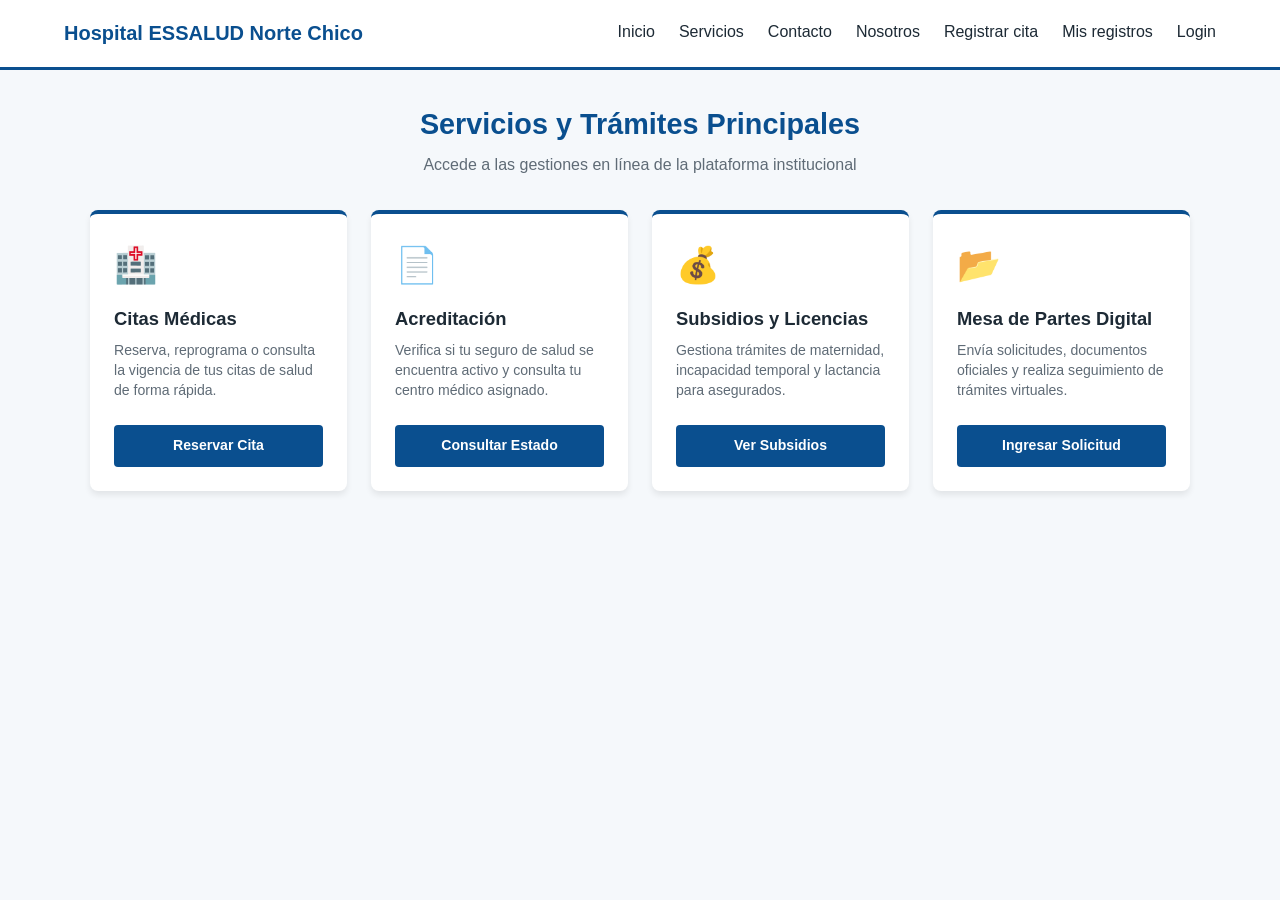
<file: servicios.html>
<!DOCTYPE html>
<html lang="es">
<head>
    <meta charset="UTF-8">
    <meta name="viewport" content="width=device-width, initial-scale=1.0">
    <title>Servicios - Hospital EsSalud Norte Chico</title>
    <link rel="stylesheet" href="css/servicios.css">
</head>
<body>

    <header>
        <div class="logo">Hospital ESSALUD Norte Chico</div>
        <nav>
            <ul>
                <li><a href="index.html">Inicio</a></li>
                <li><a href="servicios.html">Servicios</a></li>
                <li><a href="contacto.html">Contacto</a></li>
                <li><a href="nosotros.html">Nosotros</a></li>
                <li><a href="registro.html">Registrar cita</a></li>
                <li><a href="consulta.html">Mis registros</a></li>
                <li><a href="login.html">Login</a></li>
            </ul>
        </nav>
    </header>

    <main class="contenedor-servicios">
        <h2 class="titulo-seccion">Servicios y Trámites Principales</h2>
        <p class="subtitulo-seccion">Accede a las gestiones en línea de la plataforma institucional</p>

        <div class="services-grid">

            <!-- Servicio 1 -->
            <div class="card">
                <div>
                    <div class="card-icon">🏥</div>
                    <h3>Citas Médicas</h3>
                    <p>Reserva, reprograma o consulta la vigencia de tus citas de salud de forma rápida.</p>
                </div>
                <a href="agendarcita.html" class="btn-card">Reservar Cita</a>
            </div>

            <!-- Servicio 2 -->
            <div class="card">
                <div>
                    <div class="card-icon">📄</div>
                    <h3>Acreditación</h3>
                    <p>Verifica si tu seguro de salud se encuentra activo y consulta tu centro médico asignado.</p>
                </div>
                <a href="index.html#inicio" class="btn-card">Consultar Estado</a>
            </div>

            <!-- Servicio 3 -->
            <div class="card">
                <div>
                    <div class="card-icon">💰</div>
                    <h3>Subsidios y Licencias</h3>
                    <p>Gestiona trámites de maternidad, incapacidad temporal y lactancia para asegurados.</p>
                </div>
                <a href="contacto.html" class="btn-card">Ver Subsidios</a>
            </div>

            <!-- Servicio 4 -->
            <div class="card">
                <div>
                    <div class="card-icon">📂</div>
                    <h3>Mesa de Partes Digital</h3>
                    <p>Envía solicitudes, documentos oficiales y realiza seguimiento de trámites virtuales.</p>
                </div>
                <a href="contacto.html" class="btn-card">Ingresar Solicitud</a>
            </div>

        </div>
    </main>

</body>
</html>
</file>
<file: css/index.css>
/* =========================================================
   ESTILOS GENERALES - Hospital ESSALUD Norte Chico
   Incluye: sitio principal (inicio) + login + registro de datos
   ========================================================= */

/* ---------- Colores ---------- */
:root {
    --azul: #0a4f8f;
    --azul-oscuro: #073a6b;
    --celeste: #e6f0f9;
    --verde: #1f8a5b;
    --rojo: #b3382c;
    --texto: #1d2a35;
    --gris: #5f6b76;
    --borde: #d3dce4;
    --fondo: #f5f8fb;
    --blanco: #ffffff;
    --foco: #d9a441;
}

/* ---------- Base ---------- */
* {
    box-sizing: border-box;
}

body {
    margin: 0;
    font-family: "Segoe UI", Roboto, Arial, sans-serif;
    line-height: 1.55;
    color: var(--texto);
    background: var(--fondo);
}

a:focus-visible,
button:focus-visible,
input:focus-visible {
    outline: 3px solid var(--foco);
    outline-offset: 2px;
}

/* ---------- Encabezado y menú ---------- */
header {
    position: sticky;
    top: 0;
    z-index: 10;
    display: flex;
    align-items: center;
    justify-content: space-between;
    flex-wrap: wrap;
    gap: 0.75rem 2rem;
    padding: 0.9rem 5%;
    background: var(--blanco);
    border-bottom: 3px solid var(--azul);
}

.logo {
    font-size: 1.25rem;
    font-weight: 700;
    color: var(--azul);
}

nav ul {
    display: flex;
    flex-wrap: wrap;
    gap: 0.25rem 1.5rem;
    margin: 0;
    padding: 0;
    list-style: none;
}

nav a {
    display: inline-block;
    padding: 0.35rem 0;
    color: var(--texto);
    text-decoration: none;
    font-weight: 500;
    border-bottom: 2px solid transparent;
}

nav a:hover {
    color: var(--azul);
    border-bottom-color: var(--azul);
}

/* ---------- Presentación (hero) ---------- */
.hero {
    padding: 4.5rem 5% 6rem;
    text-align: center;
    color: var(--blanco);
    background: var(--azul);
}

.hero h1 {
    max-width: 22ch;
    margin: 0 auto 1rem;
    font-size: clamp(1.8rem, 4vw, 2.8rem);
    line-height: 1.2;
}

.hero p {
    max-width: 60ch;
    margin: 0 auto;
    font-size: 1.1rem;
    opacity: 0.95;
}

/* ---------- Consulta rápida de seguro ---------- */
.quick-search {
    position: relative;
    max-width: 520px;
    margin: -3.5rem auto 3rem;
    padding: 1.75rem;
    background: var(--blanco);
    border: 1px solid var(--borde);
    border-radius: 8px;
    box-shadow: 0 6px 20px rgba(7, 58, 107, 0.15);
    text-align: center;
}

.quick-search h3 {
    margin: 0 0 0.5rem;
    color: var(--azul);
}

#dniInput {
    width: 100%;
    padding: 0.7rem;
    margin-bottom: 0.75rem;
    border: 1px solid var(--borde);
    border-radius: 4px;
    font: inherit;
    text-align: center;
}

.btn {
    padding: 0.7rem 1.75rem;
    border: 0;
    border-radius: 4px;
    background: var(--azul);
    color: var(--blanco);
    font: inherit;
    font-weight: 600;
    cursor: pointer;
}

.btn:hover {
    background: var(--azul-oscuro);
}

#mensajeResultado {
    min-height: 1.5rem;
}

/* ---------- Títulos de sección ---------- */
.titulo-seccion {
    margin: 0 0 0.4rem;
    text-align: center;
    font-size: 1.8rem;
    color: var(--azul);
}

.subtitulo-seccion {
    margin: 0 auto 2rem;
    text-align: center;
    color: var(--gris);
}

/* ---------- Campañas de salud ---------- */
.campanas-container {
    padding: 2rem 5% 3rem;
}

.campanas-grid,
.sedes-grid {
    display: grid;
    grid-template-columns: repeat(auto-fit, minmax(260px, 1fr));
    gap: 1.5rem;
    max-width: 1100px;
    margin: 0 auto;
}

.campana-card {
    padding: 1.5rem;
    background: var(--blanco);
    border: 1px solid var(--borde);
    border-radius: 8px;
}

.campana-card h3 {
    margin: 0.75rem 0 0.5rem;
    font-size: 1.15rem;
}

.campana-card p {
    margin: 0;
    color: var(--gris);
}

.campana-info:empty {
    display: none;
}

.badge {
    display: inline-block;
    padding: 0.2rem 0.7rem;
    border-radius: 999px;
    font-size: 0.8rem;
    font-weight: 600;
}

.badge-salud {
    background: var(--celeste);
    color: var(--azul);
}

.badge-prevencion {
    background: #e2f3ea;
    color: var(--verde);
}

.badge-donacion {
    background: #fbe7e4;
    color: var(--rojo);
}

/* ---------- Sedes ---------- */
.sedes-container {
    padding: 3rem 5%;
    background: var(--celeste);
}

.sede-card {
    padding: 1.5rem;
    background: var(--blanco);
    border-left: 4px solid var(--azul);
    border-radius: 4px;
}

.sede-card h3 {
    margin: 0 0 0.75rem;
    color: var(--azul);
}

.sede-card p {
    margin: 0.25rem 0;
}

/* ---------- Pantallas pequeñas ---------- */
@media (max-width: 600px) {
    header {
        justify-content: center;
        text-align: center;
    }

    .hero {
        padding: 3rem 5% 5rem;
    }
}
</file>
<file: css/actualizar.css>
/* =========================================================
   ESTILOS GENERALES - Hospital ESSALUD Norte Chico
   Incluye: sitio principal (inicio) + login + registro de datos
   ========================================================= */

/* ---------- Colores ---------- */
:root {
    --azul: #0a4f8f;
    --azul-oscuro: #073a6b;
    --celeste: #e6f0f9;
    --verde: #1f8a5b;
    --rojo: #b3382c;
    --texto: #1d2a35;
    --gris: #5f6b76;
    --borde: #d3dce4;
    --fondo: #f5f8fb;
    --blanco: #ffffff;
    --foco: #d9a441;
}

/* ---------- Base ---------- */
* {
    box-sizing: border-box;
}

body {
    margin: 0;
    font-family: "Segoe UI", Roboto, Arial, sans-serif;
    line-height: 1.55;
    color: var(--texto);
    background: var(--fondo);
}

a:focus-visible,
button:focus-visible,
input:focus-visible,
select:focus-visible {
    outline: 3px solid var(--foco);
    outline-offset: 2px;
}

/* ---------- Encabezado y menú ---------- */
header {
    position: sticky;
    top: 0;
    z-index: 10;
    display: flex;
    align-items: center;
    justify-content: space-between;
    flex-wrap: wrap;
    gap: 0.75rem 2rem;
    padding: 0.9rem 5%;
    background: var(--blanco);
    border-bottom: 3px solid var(--azul);
}

.logo {
    font-size: 1.25rem;
    font-weight: 700;
    color: var(--azul);
}

nav ul {
    display: flex;
    flex-wrap: wrap;
    gap: 0.25rem 1.5rem;
    margin: 0;
    padding: 0;
    list-style: none;
}

nav a {
    display: inline-block;
    padding: 0.35rem 0;
    color: var(--texto);
    text-decoration: none;
    font-weight: 500;
    border-bottom: 2px solid transparent;
}

nav a:hover {
    color: var(--azul);
    border-bottom-color: var(--azul);
}

/* =========================================================
   AGENDAR CITA (agendarcita.html)
   ========================================================= */
.cita-container {
    max-width: 550px;
    margin: 40px auto;
    padding: 30px;
    background-color: var(--blanco);
    border-radius: 10px;
    box-shadow: 0 4px 15px rgba(0, 0, 0, 0.1);
    color: var(--texto);
}

.cita-container h2 {
    margin: 0 0 25px;
    padding-bottom: 10px;
    text-align: center;
    font-size: 1.6rem;
    color: var(--azul);
    border-bottom: 2px solid var(--azul);
}

.cita-container .form-group {
    display: flex;
    flex-direction: column;
    margin-bottom: 20px;
}

.cita-container .form-group label {
    margin-bottom: 8px;
    font-weight: 600;
    font-size: 0.95rem;
}

.cita-container .form-group input,
.cita-container .form-group select {
    width: 100%;
    padding: 12px;
    border: 1px solid var(--borde);
    border-radius: 6px;
    font: inherit;
    transition: border-color 0.3s ease, box-shadow 0.3s ease;
}

.cita-container .form-group input:focus,
.cita-container .form-group select:focus {
    border-color: var(--azul);
    outline: none;
    box-shadow: 0 0 5px rgba(10, 79, 143, 0.3);
}

.btn-agendar {
    width: 100%;
    margin-top: 10px;
    padding: 14px;
    border: none;
    border-radius: 6px;
    background-color: var(--azul);
    color: var(--blanco);
    font-size: 1.05rem;
    font-weight: bold;
    cursor: pointer;
    transition: background-color 0.3s ease, transform 0.1s ease;
}

.btn-agendar:hover {
    background-color: var(--azul-oscuro);
}

.btn-agendar:active {
    transform: scale(0.98);
}

.btn-agendar:disabled {
    opacity: 0.6;
    cursor: wait;
}

/* Recuadro de confirmación con animación */
.confirmacion-card {
    display: none; /* se muestra con JS */
    margin-top: 25px;
    padding: 20px;
    background-color: #e8f5e9;
    border: 2px solid #2e7d32;
    border-radius: 8px;
    text-align: center;
    animation: fadeIn 0.5s ease-in-out;
}

.confirmacion-card h3 {
    margin: 0 0 10px;
    color: #2e7d32;
}

.confirmacion-card p {
    margin: 5px 0;
    color: #1b5e20;
}

.codigo-destacado {
    display: inline-block;
    margin-top: 8px;
    padding: 6px 14px;
    background-color: var(--blanco);
    color: #2e7d32;
    border: 1px dashed #2e7d32;
    border-radius: 5px;
    font-family: monospace;
    font-size: 1.3rem;
    font-weight: bold;
    letter-spacing: 1px;
}

@keyframes fadeIn {
    from {
        opacity: 0;
        transform: translateY(-10px);
    }
    to {
        opacity: 1;
        transform: translateY(0);
    }
}


.cita-container h1 { margin: 0 0 25px; padding-bottom: 10px; text-align: center; font-size: 1.6rem; color: var(--azul); border-bottom: 2px solid var(--azul); }
.monto-box { padding: 0.8rem 1rem; background: var(--celeste); border-radius: 6px; font-weight: 600; color: var(--azul-oscuro); }
.btn-secundario { background: var(--gris); margin-top: 0.5rem; }
#aviso { padding: 0.8rem 1rem; background: #fff6df; border-left: 4px solid var(--foco); border-radius: 4px; }
[hidden] { display: none !important; }
</file>
<file: css/caja.css>
/* =========================================================
   ESTILOS GENERALES - Hospital ESSALUD Norte Chico
   Incluye: sitio principal (inicio) + login + registro de datos
   ========================================================= */

/* ---------- Colores ---------- */
:root {
    --azul: #0a4f8f;
    --azul-oscuro: #073a6b;
    --celeste: #e6f0f9;
    --verde: #1f8a5b;
    --rojo: #b3382c;
    --texto: #1d2a35;
    --gris: #5f6b76;
    --borde: #d3dce4;
    --fondo: #f5f8fb;
    --blanco: #ffffff;
    --foco: #d9a441;
}

/* ---------- Base ---------- */
* {
    box-sizing: border-box;
}

body {
    margin: 0;
    font-family: "Segoe UI", Roboto, Arial, sans-serif;
    line-height: 1.55;
    color: var(--texto);
    background: var(--fondo);
}

a:focus-visible,
button:focus-visible,
input:focus-visible,
select:focus-visible {
    outline: 3px solid var(--foco);
    outline-offset: 2px;
}

/* ---------- Encabezado y menú ---------- */
header {
    position: sticky;
    top: 0;
    z-index: 10;
    display: flex;
    align-items: center;
    justify-content: space-between;
    flex-wrap: wrap;
    gap: 0.75rem 2rem;
    padding: 0.9rem 5%;
    background: var(--blanco);
    border-bottom: 3px solid var(--azul);
}

.logo {
    font-size: 1.25rem;
    font-weight: 700;
    color: var(--azul);
}

nav ul {
    display: flex;
    flex-wrap: wrap;
    gap: 0.25rem 1.5rem;
    margin: 0;
    padding: 0;
    list-style: none;
}

nav a {
    display: inline-block;
    padding: 0.35rem 0;
    color: var(--texto);
    text-decoration: none;
    font-weight: 500;
    border-bottom: 2px solid transparent;
}

nav a:hover {
    color: var(--azul);
    border-bottom-color: var(--azul);
}


/* ---------- Formularios de pago y caja ---------- */
main { max-width: 760px; margin: 2rem auto; padding: 0 1rem; }
h1 { color: var(--azul); }
h2 { color: var(--azul-oscuro); font-size: 1.25rem; }
section, fieldset, form { background: var(--blanco); border: 1px solid var(--borde); border-radius: 8px; padding: 1.25rem; margin: 1rem 0; }
label { display: block; margin: 0.8rem 0 0.3rem; font-weight: 600; font-size: 0.95rem; }
fieldset label { display: inline-block; margin-right: 1.5rem; font-weight: 400; }
input[type="text"], input[type="search"], input[type="date"], input[type="number"], input:not([type]), input[type="password"], select {
  width: 100%; padding: 0.65rem; border: 1px solid var(--borde); border-radius: 4px; font: inherit; background: var(--blanco); }
input[type="radio"], input[type="checkbox"] { width: auto; margin-right: 0.4rem; }
form button, .acciones button { margin-top: 1rem; padding: 0.7rem 1.4rem; border: 0; border-radius: 4px; background: var(--azul); color: var(--blanco); font: inherit; font-weight: 600; cursor: pointer; }
form button:hover, .acciones button:hover { background: var(--azul-oscuro); }
form button:disabled { opacity: 0.6; cursor: wait; }
.error { display: block; min-height: 1.1rem; color: var(--rojo); font-size: 0.85rem; }
#marca-detectada { font-weight: 700; color: var(--azul); }
.mensaje { padding: 0.8rem 1rem; border-radius: 6px; }
.mensaje--exito { background: #e8f5e9; color: #1b5e20; border: 1px solid #2e7d32; }
.mensaje--error { background: #fbe7e4; color: var(--rojo); border: 1px solid var(--rojo); }
.mensaje--info { background: var(--celeste); color: var(--azul-oscuro); }
[hidden] { display: none !important; }

/* ---------- Tablas ---------- */
.contenedor-tabla { max-width: 1100px; margin: 2rem auto; padding: 0 1rem; }
.tabla-scroll { overflow-x: auto; background: var(--blanco); border: 1px solid var(--borde); border-radius: 8px; margin: 1rem 0; }
table { width: 100%; border-collapse: collapse; font-size: 0.92rem; }
caption { padding: 0.6rem 0.8rem; text-align: left; font-weight: 600; }
th, td { padding: 0.7rem 0.8rem; text-align: left; border-bottom: 1px solid var(--borde); }
th { background: var(--celeste); color: var(--azul); }
.solo-lectores { position: absolute; left: -9999px; }
.btn-mini { display: inline-block; padding: 0.35rem 0.7rem; border: 0; border-radius: 4px; background: var(--azul); color: var(--blanco); font: inherit; font-size: 0.85rem; text-decoration: none; cursor: pointer; }
.btn-mini:hover { background: var(--azul-oscuro); }
.btn-mini.peligro { background: var(--rojo); }
.fila-rechazada td { background: #fbe7e4; }
[hidden] { display: none !important; }

main.contenedor-caja { max-width: 1100px; }
dialog { border: 1px solid var(--borde); border-radius: 8px; padding: 1.25rem; max-width: 420px; width: 92%; }
dialog::backdrop { background: rgba(7, 58, 107, 0.5); }
dialog form { border: 0; padding: 0; margin: 0; }
#cancelar-cobro { margin-left: 0.5rem; background: var(--gris); }
</file>
<file: css/comprobante.css>
/* =========================================================
   ESTILOS GENERALES - Hospital ESSALUD Norte Chico
   Incluye: sitio principal (inicio) + login + registro de datos
   ========================================================= */

/* ---------- Colores ---------- */
:root {
    --azul: #0a4f8f;
    --azul-oscuro: #073a6b;
    --celeste: #e6f0f9;
    --verde: #1f8a5b;
    --rojo: #b3382c;
    --texto: #1d2a35;
    --gris: #5f6b76;
    --borde: #d3dce4;
    --fondo: #f5f8fb;
    --blanco: #ffffff;
    --foco: #d9a441;
}

/* ---------- Base ---------- */
* {
    box-sizing: border-box;
}

body {
    margin: 0;
    font-family: "Segoe UI", Roboto, Arial, sans-serif;
    line-height: 1.55;
    color: var(--texto);
    background: var(--fondo);
}

a:focus-visible,
button:focus-visible,
input:focus-visible,
select:focus-visible {
    outline: 3px solid var(--foco);
    outline-offset: 2px;
}

/* ---------- Encabezado y menú ---------- */
header {
    position: sticky;
    top: 0;
    z-index: 10;
    display: flex;
    align-items: center;
    justify-content: space-between;
    flex-wrap: wrap;
    gap: 0.75rem 2rem;
    padding: 0.9rem 5%;
    background: var(--blanco);
    border-bottom: 3px solid var(--azul);
}

.logo {
    font-size: 1.25rem;
    font-weight: 700;
    color: var(--azul);
}

nav ul {
    display: flex;
    flex-wrap: wrap;
    gap: 0.25rem 1.5rem;
    margin: 0;
    padding: 0;
    list-style: none;
}

nav a {
    display: inline-block;
    padding: 0.35rem 0;
    color: var(--texto);
    text-decoration: none;
    font-weight: 500;
    border-bottom: 2px solid transparent;
}

nav a:hover {
    color: var(--azul);
    border-bottom-color: var(--azul);
}


/* ---------- Formularios de pago y caja ---------- */
main { max-width: 760px; margin: 2rem auto; padding: 0 1rem; }
h1 { color: var(--azul); }
h2 { color: var(--azul-oscuro); font-size: 1.25rem; }
section, fieldset, form { background: var(--blanco); border: 1px solid var(--borde); border-radius: 8px; padding: 1.25rem; margin: 1rem 0; }
label { display: block; margin: 0.8rem 0 0.3rem; font-weight: 600; font-size: 0.95rem; }
fieldset label { display: inline-block; margin-right: 1.5rem; font-weight: 400; }
input[type="text"], input[type="search"], input[type="date"], input[type="number"], input:not([type]), input[type="password"], select {
  width: 100%; padding: 0.65rem; border: 1px solid var(--borde); border-radius: 4px; font: inherit; background: var(--blanco); }
input[type="radio"], input[type="checkbox"] { width: auto; margin-right: 0.4rem; }
form button, .acciones button { margin-top: 1rem; padding: 0.7rem 1.4rem; border: 0; border-radius: 4px; background: var(--azul); color: var(--blanco); font: inherit; font-weight: 600; cursor: pointer; }
form button:hover, .acciones button:hover { background: var(--azul-oscuro); }
form button:disabled { opacity: 0.6; cursor: wait; }
.error { display: block; min-height: 1.1rem; color: var(--rojo); font-size: 0.85rem; }
#marca-detectada { font-weight: 700; color: var(--azul); }
.mensaje { padding: 0.8rem 1rem; border-radius: 6px; }
.mensaje--exito { background: #e8f5e9; color: #1b5e20; border: 1px solid #2e7d32; }
.mensaje--error { background: #fbe7e4; color: var(--rojo); border: 1px solid var(--rojo); }
.mensaje--info { background: var(--celeste); color: var(--azul-oscuro); }
[hidden] { display: none !important; }

dl { display: grid; grid-template-columns: max-content 1fr; gap: 0.4rem 1.5rem; }
dt { font-weight: 700; }
dd { margin: 0; }
.acciones { display: flex; gap: 1.5rem; align-items: center; }

/* Imprimir solo la constancia */
@media print {
  header, nav, .acciones { display: none; }
  body { background: #fff; color: #000; }
  #comprobante { border: 1px solid #000; padding: 1rem; }
}
</file>
<file: css/consulta.css>
/* =========================================================
   ESTILOS GENERALES - Hospital ESSALUD Norte Chico
   Incluye: sitio principal (inicio) + login + registro de datos
   ========================================================= */

/* ---------- Colores ---------- */
:root {
    --azul: #0a4f8f;
    --azul-oscuro: #073a6b;
    --celeste: #e6f0f9;
    --verde: #1f8a5b;
    --rojo: #b3382c;
    --texto: #1d2a35;
    --gris: #5f6b76;
    --borde: #d3dce4;
    --fondo: #f5f8fb;
    --blanco: #ffffff;
    --foco: #d9a441;
}

/* ---------- Base ---------- */
* {
    box-sizing: border-box;
}

body {
    margin: 0;
    font-family: "Segoe UI", Roboto, Arial, sans-serif;
    line-height: 1.55;
    color: var(--texto);
    background: var(--fondo);
}

a:focus-visible,
button:focus-visible,
input:focus-visible,
select:focus-visible {
    outline: 3px solid var(--foco);
    outline-offset: 2px;
}

/* ---------- Encabezado y menú ---------- */
header {
    position: sticky;
    top: 0;
    z-index: 10;
    display: flex;
    align-items: center;
    justify-content: space-between;
    flex-wrap: wrap;
    gap: 0.75rem 2rem;
    padding: 0.9rem 5%;
    background: var(--blanco);
    border-bottom: 3px solid var(--azul);
}

.logo {
    font-size: 1.25rem;
    font-weight: 700;
    color: var(--azul);
}

nav ul {
    display: flex;
    flex-wrap: wrap;
    gap: 0.25rem 1.5rem;
    margin: 0;
    padding: 0;
    list-style: none;
}

nav a {
    display: inline-block;
    padding: 0.35rem 0;
    color: var(--texto);
    text-decoration: none;
    font-weight: 500;
    border-bottom: 2px solid transparent;
}

nav a:hover {
    color: var(--azul);
    border-bottom-color: var(--azul);
}


.titulo-seccion { margin: 0 0 0.4rem; text-align: center; font-size: 1.8rem; color: var(--azul); }
.subtitulo-seccion { margin: 0 auto 2rem; text-align: center; color: var(--gris); }

/* ---------- Tablas ---------- */
.contenedor-tabla { max-width: 1100px; margin: 2rem auto; padding: 0 1rem; }
.tabla-scroll { overflow-x: auto; background: var(--blanco); border: 1px solid var(--borde); border-radius: 8px; margin: 1rem 0; }
table { width: 100%; border-collapse: collapse; font-size: 0.92rem; }
caption { padding: 0.6rem 0.8rem; text-align: left; font-weight: 600; }
th, td { padding: 0.7rem 0.8rem; text-align: left; border-bottom: 1px solid var(--borde); }
th { background: var(--celeste); color: var(--azul); }
.solo-lectores { position: absolute; left: -9999px; }
.btn-mini { display: inline-block; padding: 0.35rem 0.7rem; border: 0; border-radius: 4px; background: var(--azul); color: var(--blanco); font: inherit; font-size: 0.85rem; text-decoration: none; cursor: pointer; }
.btn-mini:hover { background: var(--azul-oscuro); }
.btn-mini.peligro { background: var(--rojo); }
.fila-rechazada td { background: #fbe7e4; }
[hidden] { display: none !important; }
</file>
<file: css/contacto.css>
/* =========================================================
   ESTILOS GENERALES - Hospital ESSALUD Norte Chico
   Incluye: sitio principal (inicio) + login + registro de datos
   ========================================================= */

/* ---------- Colores ---------- */
:root {
    --azul: #0a4f8f;
    --azul-oscuro: #073a6b;
    --celeste: #e6f0f9;
    --verde: #1f8a5b;
    --rojo: #b3382c;
    --texto: #1d2a35;
    --gris: #5f6b76;
    --borde: #d3dce4;
    --fondo: #f5f8fb;
    --blanco: #ffffff;
    --foco: #d9a441;
}

/* ---------- Base ---------- */
* {
    box-sizing: border-box;
}

body {
    margin: 0;
    font-family: "Segoe UI", Roboto, Arial, sans-serif;
    line-height: 1.55;
    color: var(--texto);
    background: var(--fondo);
}

a:focus-visible,
button:focus-visible,
input:focus-visible {
    outline: 3px solid var(--foco);
    outline-offset: 2px;
}

/* ---------- Encabezado y menú ---------- */
header {
    position: sticky;
    top: 0;
    z-index: 10;
    display: flex;
    align-items: center;
    justify-content: space-between;
    flex-wrap: wrap;
    gap: 0.75rem 2rem;
    padding: 0.9rem 5%;
    background: var(--blanco);
    border-bottom: 3px solid var(--azul);
}

.logo {
    font-size: 1.25rem;
    font-weight: 700;
    color: var(--azul);
}

nav ul {
    display: flex;
    flex-wrap: wrap;
    gap: 0.25rem 1.5rem;
    margin: 0;
    padding: 0;
    list-style: none;
}

nav a {
    display: inline-block;
    padding: 0.35rem 0;
    color: var(--texto);
    text-decoration: none;
    font-weight: 500;
    border-bottom: 2px solid transparent;
}

nav a:hover {
    color: var(--azul);
    border-bottom-color: var(--azul);
}

/* ---------- Títulos de sección ---------- */
.titulo-seccion {
    margin: 0 0 0.4rem;
    text-align: center;
    font-size: 1.8rem;
    color: var(--azul);
}

.subtitulo-seccion {
    margin: 0 auto 2rem;
    text-align: center;
    color: var(--gris);
}

/* ---------- Sedes ---------- */
.sedes-container {
    padding: 3rem 5%;
    background: var(--celeste);
}

.sede-card {
    padding: 1.5rem;
    background: var(--blanco);
    border-left: 4px solid var(--azul);
    border-radius: 4px;
}

.sede-card h3 {
    margin: 0 0 0.75rem;
    color: var(--azul);
}

.sede-card p {
    margin: 0.25rem 0;
}


.sedes-grid { display: grid; grid-template-columns: repeat(auto-fit, minmax(260px, 1fr)); gap: 1.5rem; max-width: 1100px; margin: 0 auto; }
.btn-card { display: inline-block; padding: 0.65rem 1rem; background: var(--azul); color: var(--blanco); text-decoration: none; border-radius: 4px; font-weight: bold; }
/* =========================================================
   CONTACTO (contacto.html)
   ========================================================= */
.contacto-accion {
    margin: 2rem 0 0;
    text-align: center;
}
</file>
<file: css/login.css>
/* =========================================================
   ESTILOS GENERALES - Hospital ESSALUD Norte Chico
   Incluye: sitio principal (inicio) + login + registro de datos
   ========================================================= */

/* ---------- Colores ---------- */
:root {
    --azul: #0a4f8f;
    --azul-oscuro: #073a6b;
    --celeste: #e6f0f9;
    --verde: #1f8a5b;
    --rojo: #b3382c;
    --texto: #1d2a35;
    --gris: #5f6b76;
    --borde: #d3dce4;
    --fondo: #f5f8fb;
    --blanco: #ffffff;
    --foco: #d9a441;
}

/* ---------- Base ---------- */
* {
    box-sizing: border-box;
}

body {
    margin: 0;
    font-family: "Segoe UI", Roboto, Arial, sans-serif;
    line-height: 1.55;
    color: var(--texto);
    background: var(--fondo);
}

a:focus-visible,
button:focus-visible,
input:focus-visible {
    outline: 3px solid var(--foco);
    outline-offset: 2px;
}

/* =========================================================
   LOGIN y REGISTRO DE DATOS (login.html / formulario)
   Todo va dentro de .acceso para no afectar al resto del sitio
   ========================================================= */

/* Centra la tarjeta solo en las páginas que tienen .acceso */
body:has(> .acceso) {
    min-height: 100vh;
    display: flex;
    align-items: center;
    justify-content: center;
    background: var(--azul-oscuro);
}

.acceso {
    width: 100%;
    max-width: 400px;
    margin: 1rem;
    background: var(--blanco);
    border-radius: 6px;
    overflow: hidden;
}

/* Pestañas */
.pestanas {
    display: flex;
}

.pestana {
    flex: 1;
    padding: 1rem;
    border: 0;
    background: #e1e8ee;
    font: inherit;
    cursor: pointer;
    color: var(--gris);
}

.pestana.activa {
    background: var(--blanco);
    color: var(--texto);
    font-weight: bold;
}

/* Formularios */
.acceso form {
    display: none;
    padding: 1.5rem 1.5rem 2rem;
}

.acceso form.visible {
    display: block;
}

.acceso h1 {
    margin: 0 0 1.25rem;
    font-size: 1.4rem;
}

.acceso label {
    display: block;
    margin-bottom: 0.35rem;
    font-size: 0.95rem;
}

.acceso input {
    width: 100%;
    padding: 0.65rem;
    margin-bottom: 1rem;
    border: 1px solid var(--borde);
    border-radius: 4px;
    font: inherit;
    background: var(--blanco);
}

button.enviar {
    width: 100%;
    padding: 0.75rem;
    border: 0;
    border-radius: 4px;
    background: var(--azul);
    color: var(--blanco);
    font: inherit;
    cursor: pointer;
}

button.enviar:hover {
    background: var(--azul-oscuro);
}

button.enviar:disabled {
    opacity: 0.6;
    cursor: wait;
}

/* Mensajes de resultado */
.mensaje {
    min-height: 1.4rem;
    margin-top: 1rem;
    font-size: 0.95rem;
}

.mensaje.error {
    color: var(--rojo);
}

.mensaje.ok {
    color: var(--verde);
}
</file>
<file: css/nosotros.css>
/* =========================================================
   ESTILOS GENERALES - Hospital ESSALUD Norte Chico
   Incluye: sitio principal (inicio) + login + registro de datos
   ========================================================= */

/* ---------- Colores ---------- */
:root {
    --azul: #0a4f8f;
    --azul-oscuro: #073a6b;
    --celeste: #e6f0f9;
    --verde: #1f8a5b;
    --rojo: #b3382c;
    --texto: #1d2a35;
    --gris: #5f6b76;
    --borde: #d3dce4;
    --fondo: #f5f8fb;
    --blanco: #ffffff;
    --foco: #d9a441;
}

/* ---------- Base ---------- */
* {
    box-sizing: border-box;
}

body {
    margin: 0;
    font-family: "Segoe UI", Roboto, Arial, sans-serif;
    line-height: 1.55;
    color: var(--texto);
    background: var(--fondo);
}

a:focus-visible,
button:focus-visible,
input:focus-visible {
    outline: 3px solid var(--foco);
    outline-offset: 2px;
}

/* ---------- Encabezado y menú ---------- */
header {
    position: sticky;
    top: 0;
    z-index: 10;
    display: flex;
    align-items: center;
    justify-content: space-between;
    flex-wrap: wrap;
    gap: 0.75rem 2rem;
    padding: 0.9rem 5%;
    background: var(--blanco);
    border-bottom: 3px solid var(--azul);
}

.logo {
    font-size: 1.25rem;
    font-weight: 700;
    color: var(--azul);
}

nav ul {
    display: flex;
    flex-wrap: wrap;
    gap: 0.25rem 1.5rem;
    margin: 0;
    padding: 0;
    list-style: none;
}

nav a {
    display: inline-block;
    padding: 0.35rem 0;
    color: var(--texto);
    text-decoration: none;
    font-weight: 500;
    border-bottom: 2px solid transparent;
}

nav a:hover {
    color: var(--azul);
    border-bottom-color: var(--azul);
}

/* =========================================================
   NOSOTROS (nosotros.html)
   ========================================================= */
.contenedor-nosotros {
    max-width: 1000px;
    margin: 20px auto;
    padding: 0 20px;
}

.hero-nosotros {
    margin-bottom: 30px;
    padding: 40px 20px;
    text-align: center;
    background-color: var(--azul);
    color: var(--blanco);
    border-radius: 8px;
}

.mision-vision {
    display: flex;
    flex-wrap: wrap;
    gap: 20px;
    margin-bottom: 30px;
}

.tarjeta {
    flex: 1 1 280px;
    padding: 20px;
    background: #eef3f8;
    border-left: 5px solid var(--azul);
    border-radius: 6px;
}

.grid-valores {
    display: grid;
    grid-template-columns: repeat(auto-fit, minmax(200px, 1fr));
    gap: 15px;
    margin-top: 15px;
}

.valor-item {
    padding: 15px;
    background: var(--blanco);
    border: 1px solid var(--borde);
    border-radius: 6px;
    text-align: center;
}

footer {
    margin-top: 2rem;
    padding: 1.25rem 5%;
    text-align: center;
    background: var(--azul-oscuro);
    color: var(--blanco);
    font-size: 0.9rem;
}
</file>
<file: css/pago.css>
/* =========================================================
   ESTILOS GENERALES - Hospital ESSALUD Norte Chico
   Incluye: sitio principal (inicio) + login + registro de datos
   ========================================================= */

/* ---------- Colores ---------- */
:root {
    --azul: #0a4f8f;
    --azul-oscuro: #073a6b;
    --celeste: #e6f0f9;
    --verde: #1f8a5b;
    --rojo: #b3382c;
    --texto: #1d2a35;
    --gris: #5f6b76;
    --borde: #d3dce4;
    --fondo: #f5f8fb;
    --blanco: #ffffff;
    --foco: #d9a441;
}

/* ---------- Base ---------- */
* {
    box-sizing: border-box;
}

body {
    margin: 0;
    font-family: "Segoe UI", Roboto, Arial, sans-serif;
    line-height: 1.55;
    color: var(--texto);
    background: var(--fondo);
}

a:focus-visible,
button:focus-visible,
input:focus-visible,
select:focus-visible {
    outline: 3px solid var(--foco);
    outline-offset: 2px;
}

/* ---------- Encabezado y menú ---------- */
header {
    position: sticky;
    top: 0;
    z-index: 10;
    display: flex;
    align-items: center;
    justify-content: space-between;
    flex-wrap: wrap;
    gap: 0.75rem 2rem;
    padding: 0.9rem 5%;
    background: var(--blanco);
    border-bottom: 3px solid var(--azul);
}

.logo {
    font-size: 1.25rem;
    font-weight: 700;
    color: var(--azul);
}

nav ul {
    display: flex;
    flex-wrap: wrap;
    gap: 0.25rem 1.5rem;
    margin: 0;
    padding: 0;
    list-style: none;
}

nav a {
    display: inline-block;
    padding: 0.35rem 0;
    color: var(--texto);
    text-decoration: none;
    font-weight: 500;
    border-bottom: 2px solid transparent;
}

nav a:hover {
    color: var(--azul);
    border-bottom-color: var(--azul);
}


/* ---------- Formularios de pago y caja ---------- */
main { max-width: 760px; margin: 2rem auto; padding: 0 1rem; }
h1 { color: var(--azul); }
h2 { color: var(--azul-oscuro); font-size: 1.25rem; }
section, fieldset, form { background: var(--blanco); border: 1px solid var(--borde); border-radius: 8px; padding: 1.25rem; margin: 1rem 0; }
label { display: block; margin: 0.8rem 0 0.3rem; font-weight: 600; font-size: 0.95rem; }
fieldset label { display: inline-block; margin-right: 1.5rem; font-weight: 400; }
input[type="text"], input[type="search"], input[type="date"], input[type="number"], input:not([type]), input[type="password"], select {
  width: 100%; padding: 0.65rem; border: 1px solid var(--borde); border-radius: 4px; font: inherit; background: var(--blanco); }
input[type="radio"], input[type="checkbox"] { width: auto; margin-right: 0.4rem; }
form button, .acciones button { margin-top: 1rem; padding: 0.7rem 1.4rem; border: 0; border-radius: 4px; background: var(--azul); color: var(--blanco); font: inherit; font-weight: 600; cursor: pointer; }
form button:hover, .acciones button:hover { background: var(--azul-oscuro); }
form button:disabled { opacity: 0.6; cursor: wait; }
.error { display: block; min-height: 1.1rem; color: var(--rojo); font-size: 0.85rem; }
#marca-detectada { font-weight: 700; color: var(--azul); }
.mensaje { padding: 0.8rem 1rem; border-radius: 6px; }
.mensaje--exito { background: #e8f5e9; color: #1b5e20; border: 1px solid #2e7d32; }
.mensaje--error { background: #fbe7e4; color: var(--rojo); border: 1px solid var(--rojo); }
.mensaje--info { background: var(--celeste); color: var(--azul-oscuro); }
[hidden] { display: none !important; }
</file>
<file: css/panel.css>
/* =========================================================
   ESTILOS GENERALES - Hospital ESSALUD Norte Chico
   Incluye: sitio principal (inicio) + login + registro de datos
   ========================================================= */

/* ---------- Colores ---------- */
:root {
    --azul: #0a4f8f;
    --azul-oscuro: #073a6b;
    --celeste: #e6f0f9;
    --verde: #1f8a5b;
    --rojo: #b3382c;
    --texto: #1d2a35;
    --gris: #5f6b76;
    --borde: #d3dce4;
    --fondo: #f5f8fb;
    --blanco: #ffffff;
    --foco: #d9a441;
}

/* ---------- Base ---------- */
* {
    box-sizing: border-box;
}

body {
    margin: 0;
    font-family: "Segoe UI", Roboto, Arial, sans-serif;
    line-height: 1.55;
    color: var(--texto);
    background: var(--fondo);
}

a:focus-visible,
button:focus-visible,
input:focus-visible,
select:focus-visible {
    outline: 3px solid var(--foco);
    outline-offset: 2px;
}

/* ---------- Encabezado y menú ---------- */
header {
    position: sticky;
    top: 0;
    z-index: 10;
    display: flex;
    align-items: center;
    justify-content: space-between;
    flex-wrap: wrap;
    gap: 0.75rem 2rem;
    padding: 0.9rem 5%;
    background: var(--blanco);
    border-bottom: 3px solid var(--azul);
}

.logo {
    font-size: 1.25rem;
    font-weight: 700;
    color: var(--azul);
}

nav ul {
    display: flex;
    flex-wrap: wrap;
    gap: 0.25rem 1.5rem;
    margin: 0;
    padding: 0;
    list-style: none;
}

nav a {
    display: inline-block;
    padding: 0.35rem 0;
    color: var(--texto);
    text-decoration: none;
    font-weight: 500;
    border-bottom: 2px solid transparent;
}

nav a:hover {
    color: var(--azul);
    border-bottom-color: var(--azul);
}

/* =========================================================
   AGENDAR CITA (agendarcita.html)
   ========================================================= */
.cita-container {
    max-width: 550px;
    margin: 40px auto;
    padding: 30px;
    background-color: var(--blanco);
    border-radius: 10px;
    box-shadow: 0 4px 15px rgba(0, 0, 0, 0.1);
    color: var(--texto);
}

.cita-container h2 {
    margin: 0 0 25px;
    padding-bottom: 10px;
    text-align: center;
    font-size: 1.6rem;
    color: var(--azul);
    border-bottom: 2px solid var(--azul);
}

.cita-container .form-group {
    display: flex;
    flex-direction: column;
    margin-bottom: 20px;
}

.cita-container .form-group label {
    margin-bottom: 8px;
    font-weight: 600;
    font-size: 0.95rem;
}

.cita-container .form-group input,
.cita-container .form-group select {
    width: 100%;
    padding: 12px;
    border: 1px solid var(--borde);
    border-radius: 6px;
    font: inherit;
    transition: border-color 0.3s ease, box-shadow 0.3s ease;
}

.cita-container .form-group input:focus,
.cita-container .form-group select:focus {
    border-color: var(--azul);
    outline: none;
    box-shadow: 0 0 5px rgba(10, 79, 143, 0.3);
}

.btn-agendar {
    width: 100%;
    margin-top: 10px;
    padding: 14px;
    border: none;
    border-radius: 6px;
    background-color: var(--azul);
    color: var(--blanco);
    font-size: 1.05rem;
    font-weight: bold;
    cursor: pointer;
    transition: background-color 0.3s ease, transform 0.1s ease;
}

.btn-agendar:hover {
    background-color: var(--azul-oscuro);
}

.btn-agendar:active {
    transform: scale(0.98);
}

.btn-agendar:disabled {
    opacity: 0.6;
    cursor: wait;
}

/* Recuadro de confirmación con animación */
.confirmacion-card {
    display: none; /* se muestra con JS */
    margin-top: 25px;
    padding: 20px;
    background-color: #e8f5e9;
    border: 2px solid #2e7d32;
    border-radius: 8px;
    text-align: center;
    animation: fadeIn 0.5s ease-in-out;
}

.confirmacion-card h3 {
    margin: 0 0 10px;
    color: #2e7d32;
}

.confirmacion-card p {
    margin: 5px 0;
    color: #1b5e20;
}

.codigo-destacado {
    display: inline-block;
    margin-top: 8px;
    padding: 6px 14px;
    background-color: var(--blanco);
    color: #2e7d32;
    border: 1px dashed #2e7d32;
    border-radius: 5px;
    font-family: monospace;
    font-size: 1.3rem;
    font-weight: bold;
    letter-spacing: 1px;
}

@keyframes fadeIn {
    from {
        opacity: 0;
        transform: translateY(-10px);
    }
    to {
        opacity: 1;
        transform: translateY(0);
    }
}


.cita-container h1 { margin: 0 0 25px; padding-bottom: 10px; text-align: center; font-size: 1.6rem; color: var(--azul); border-bottom: 2px solid var(--azul); }
.monto-box { padding: 0.8rem 1rem; background: var(--celeste); border-radius: 6px; font-weight: 600; color: var(--azul-oscuro); }
.btn-secundario { background: var(--gris); margin-top: 0.5rem; }
#aviso { padding: 0.8rem 1rem; background: #fff6df; border-left: 4px solid var(--foco); border-radius: 4px; }
[hidden] { display: none !important; }

.titulo-seccion { margin: 0 0 0.4rem; text-align: center; font-size: 1.8rem; color: var(--azul); }
.subtitulo-seccion { margin: 0 auto 2rem; text-align: center; color: var(--gris); }

/* ---------- Tablas ---------- */
.contenedor-tabla { max-width: 1100px; margin: 2rem auto; padding: 0 1rem; }
.tabla-scroll { overflow-x: auto; background: var(--blanco); border: 1px solid var(--borde); border-radius: 8px; margin: 1rem 0; }
table { width: 100%; border-collapse: collapse; font-size: 0.92rem; }
caption { padding: 0.6rem 0.8rem; text-align: left; font-weight: 600; }
th, td { padding: 0.7rem 0.8rem; text-align: left; border-bottom: 1px solid var(--borde); }
th { background: var(--celeste); color: var(--azul); }
.solo-lectores { position: absolute; left: -9999px; }
.btn-mini { display: inline-block; padding: 0.35rem 0.7rem; border: 0; border-radius: 4px; background: var(--azul); color: var(--blanco); font: inherit; font-size: 0.85rem; text-decoration: none; cursor: pointer; }
.btn-mini:hover { background: var(--azul-oscuro); }
.btn-mini.peligro { background: var(--rojo); }
.fila-rechazada td { background: #fbe7e4; }
[hidden] { display: none !important; }
</file>
<file: css/registro.css>
/* =========================================================
   ESTILOS GENERALES - Hospital ESSALUD Norte Chico
   Incluye: sitio principal (inicio) + login + registro de datos
   ========================================================= */

/* ---------- Colores ---------- */
:root {
    --azul: #0a4f8f;
    --azul-oscuro: #073a6b;
    --celeste: #e6f0f9;
    --verde: #1f8a5b;
    --rojo: #b3382c;
    --texto: #1d2a35;
    --gris: #5f6b76;
    --borde: #d3dce4;
    --fondo: #f5f8fb;
    --blanco: #ffffff;
    --foco: #d9a441;
}

/* ---------- Base ---------- */
* {
    box-sizing: border-box;
}

body {
    margin: 0;
    font-family: "Segoe UI", Roboto, Arial, sans-serif;
    line-height: 1.55;
    color: var(--texto);
    background: var(--fondo);
}

a:focus-visible,
button:focus-visible,
input:focus-visible,
select:focus-visible {
    outline: 3px solid var(--foco);
    outline-offset: 2px;
}

/* ---------- Encabezado y menú ---------- */
header {
    position: sticky;
    top: 0;
    z-index: 10;
    display: flex;
    align-items: center;
    justify-content: space-between;
    flex-wrap: wrap;
    gap: 0.75rem 2rem;
    padding: 0.9rem 5%;
    background: var(--blanco);
    border-bottom: 3px solid var(--azul);
}

.logo {
    font-size: 1.25rem;
    font-weight: 700;
    color: var(--azul);
}

nav ul {
    display: flex;
    flex-wrap: wrap;
    gap: 0.25rem 1.5rem;
    margin: 0;
    padding: 0;
    list-style: none;
}

nav a {
    display: inline-block;
    padding: 0.35rem 0;
    color: var(--texto);
    text-decoration: none;
    font-weight: 500;
    border-bottom: 2px solid transparent;
}

nav a:hover {
    color: var(--azul);
    border-bottom-color: var(--azul);
}

/* =========================================================
   AGENDAR CITA (agendarcita.html)
   ========================================================= */
.cita-container {
    max-width: 550px;
    margin: 40px auto;
    padding: 30px;
    background-color: var(--blanco);
    border-radius: 10px;
    box-shadow: 0 4px 15px rgba(0, 0, 0, 0.1);
    color: var(--texto);
}

.cita-container h2 {
    margin: 0 0 25px;
    padding-bottom: 10px;
    text-align: center;
    font-size: 1.6rem;
    color: var(--azul);
    border-bottom: 2px solid var(--azul);
}

.cita-container .form-group {
    display: flex;
    flex-direction: column;
    margin-bottom: 20px;
}

.cita-container .form-group label {
    margin-bottom: 8px;
    font-weight: 600;
    font-size: 0.95rem;
}

.cita-container .form-group input,
.cita-container .form-group select {
    width: 100%;
    padding: 12px;
    border: 1px solid var(--borde);
    border-radius: 6px;
    font: inherit;
    transition: border-color 0.3s ease, box-shadow 0.3s ease;
}

.cita-container .form-group input:focus,
.cita-container .form-group select:focus {
    border-color: var(--azul);
    outline: none;
    box-shadow: 0 0 5px rgba(10, 79, 143, 0.3);
}

.btn-agendar {
    width: 100%;
    margin-top: 10px;
    padding: 14px;
    border: none;
    border-radius: 6px;
    background-color: var(--azul);
    color: var(--blanco);
    font-size: 1.05rem;
    font-weight: bold;
    cursor: pointer;
    transition: background-color 0.3s ease, transform 0.1s ease;
}

.btn-agendar:hover {
    background-color: var(--azul-oscuro);
}

.btn-agendar:active {
    transform: scale(0.98);
}

.btn-agendar:disabled {
    opacity: 0.6;
    cursor: wait;
}

/* Recuadro de confirmación con animación */
.confirmacion-card {
    display: none; /* se muestra con JS */
    margin-top: 25px;
    padding: 20px;
    background-color: #e8f5e9;
    border: 2px solid #2e7d32;
    border-radius: 8px;
    text-align: center;
    animation: fadeIn 0.5s ease-in-out;
}

.confirmacion-card h3 {
    margin: 0 0 10px;
    color: #2e7d32;
}

.confirmacion-card p {
    margin: 5px 0;
    color: #1b5e20;
}

.codigo-destacado {
    display: inline-block;
    margin-top: 8px;
    padding: 6px 14px;
    background-color: var(--blanco);
    color: #2e7d32;
    border: 1px dashed #2e7d32;
    border-radius: 5px;
    font-family: monospace;
    font-size: 1.3rem;
    font-weight: bold;
    letter-spacing: 1px;
}

@keyframes fadeIn {
    from {
        opacity: 0;
        transform: translateY(-10px);
    }
    to {
        opacity: 1;
        transform: translateY(0);
    }
}


.cita-container h1 { margin: 0 0 25px; padding-bottom: 10px; text-align: center; font-size: 1.6rem; color: var(--azul); border-bottom: 2px solid var(--azul); }
.monto-box { padding: 0.8rem 1rem; background: var(--celeste); border-radius: 6px; font-weight: 600; color: var(--azul-oscuro); }
.btn-secundario { background: var(--gris); margin-top: 0.5rem; }
#aviso { padding: 0.8rem 1rem; background: #fff6df; border-left: 4px solid var(--foco); border-radius: 4px; }
[hidden] { display: none !important; }
</file>
<file: css/servicios.css>
/* =========================================================
   ESTILOS GENERALES - Hospital ESSALUD Norte Chico
   Incluye: sitio principal (inicio) + login + registro de datos
   ========================================================= */

/* ---------- Colores ---------- */
:root {
    --azul: #0a4f8f;
    --azul-oscuro: #073a6b;
    --celeste: #e6f0f9;
    --verde: #1f8a5b;
    --rojo: #b3382c;
    --texto: #1d2a35;
    --gris: #5f6b76;
    --borde: #d3dce4;
    --fondo: #f5f8fb;
    --blanco: #ffffff;
    --foco: #d9a441;
}

/* ---------- Base ---------- */
* {
    box-sizing: border-box;
}

body {
    margin: 0;
    font-family: "Segoe UI", Roboto, Arial, sans-serif;
    line-height: 1.55;
    color: var(--texto);
    background: var(--fondo);
}

a:focus-visible,
button:focus-visible,
input:focus-visible {
    outline: 3px solid var(--foco);
    outline-offset: 2px;
}

/* ---------- Encabezado y menú ---------- */
header {
    position: sticky;
    top: 0;
    z-index: 10;
    display: flex;
    align-items: center;
    justify-content: space-between;
    flex-wrap: wrap;
    gap: 0.75rem 2rem;
    padding: 0.9rem 5%;
    background: var(--blanco);
    border-bottom: 3px solid var(--azul);
}

.logo {
    font-size: 1.25rem;
    font-weight: 700;
    color: var(--azul);
}

nav ul {
    display: flex;
    flex-wrap: wrap;
    gap: 0.25rem 1.5rem;
    margin: 0;
    padding: 0;
    list-style: none;
}

nav a {
    display: inline-block;
    padding: 0.35rem 0;
    color: var(--texto);
    text-decoration: none;
    font-weight: 500;
    border-bottom: 2px solid transparent;
}

nav a:hover {
    color: var(--azul);
    border-bottom-color: var(--azul);
}

/* ---------- Títulos de sección ---------- */
.titulo-seccion {
    margin: 0 0 0.4rem;
    text-align: center;
    font-size: 1.8rem;
    color: var(--azul);
}

.subtitulo-seccion {
    margin: 0 auto 2rem;
    text-align: center;
    color: var(--gris);
}

/* =========================================================
   SERVICIOS (servicios.html)
   ========================================================= */
.contenedor-servicios {
    padding: 2rem 1rem 3rem;
}

.services-grid {
    display: grid;
    grid-template-columns: repeat(auto-fit, minmax(250px, 1fr));
    gap: 1.5rem;
    max-width: 1100px;
    margin: 0 auto;
}

.card {
    display: flex;
    flex-direction: column;
    justify-content: space-between;
    padding: 1.5rem;
    background: var(--blanco);
    border-top: 4px solid var(--azul);
    border-radius: 8px;
    box-shadow: 0 4px 6px rgba(0, 0, 0, 0.08);
    transition: transform 0.2s ease, box-shadow 0.2s ease;
}

.card:hover {
    transform: translateY(-5px);
    box-shadow: 0 8px 15px rgba(0, 0, 0, 0.12);
}

.card-icon {
    margin-bottom: 0.8rem;
    font-size: 2.2rem;
}

.card h3 {
    margin: 0 0 0.5rem;
    font-size: 1.15rem;
}

.card p {
    margin: 0 0 1.5rem;
    color: var(--gris);
    font-size: 0.88rem;
    line-height: 1.4;
}

.btn-card {
    display: inline-block;
    padding: 0.65rem 1rem;
    text-align: center;
    background-color: var(--azul);
    color: var(--blanco);
    text-decoration: none;
    border-radius: 4px;
    font-size: 0.88rem;
    font-weight: bold;
    transition: background-color 0.2s ease;
}

.btn-card:hover {
    background-color: var(--azul-oscuro);
}
</file>
